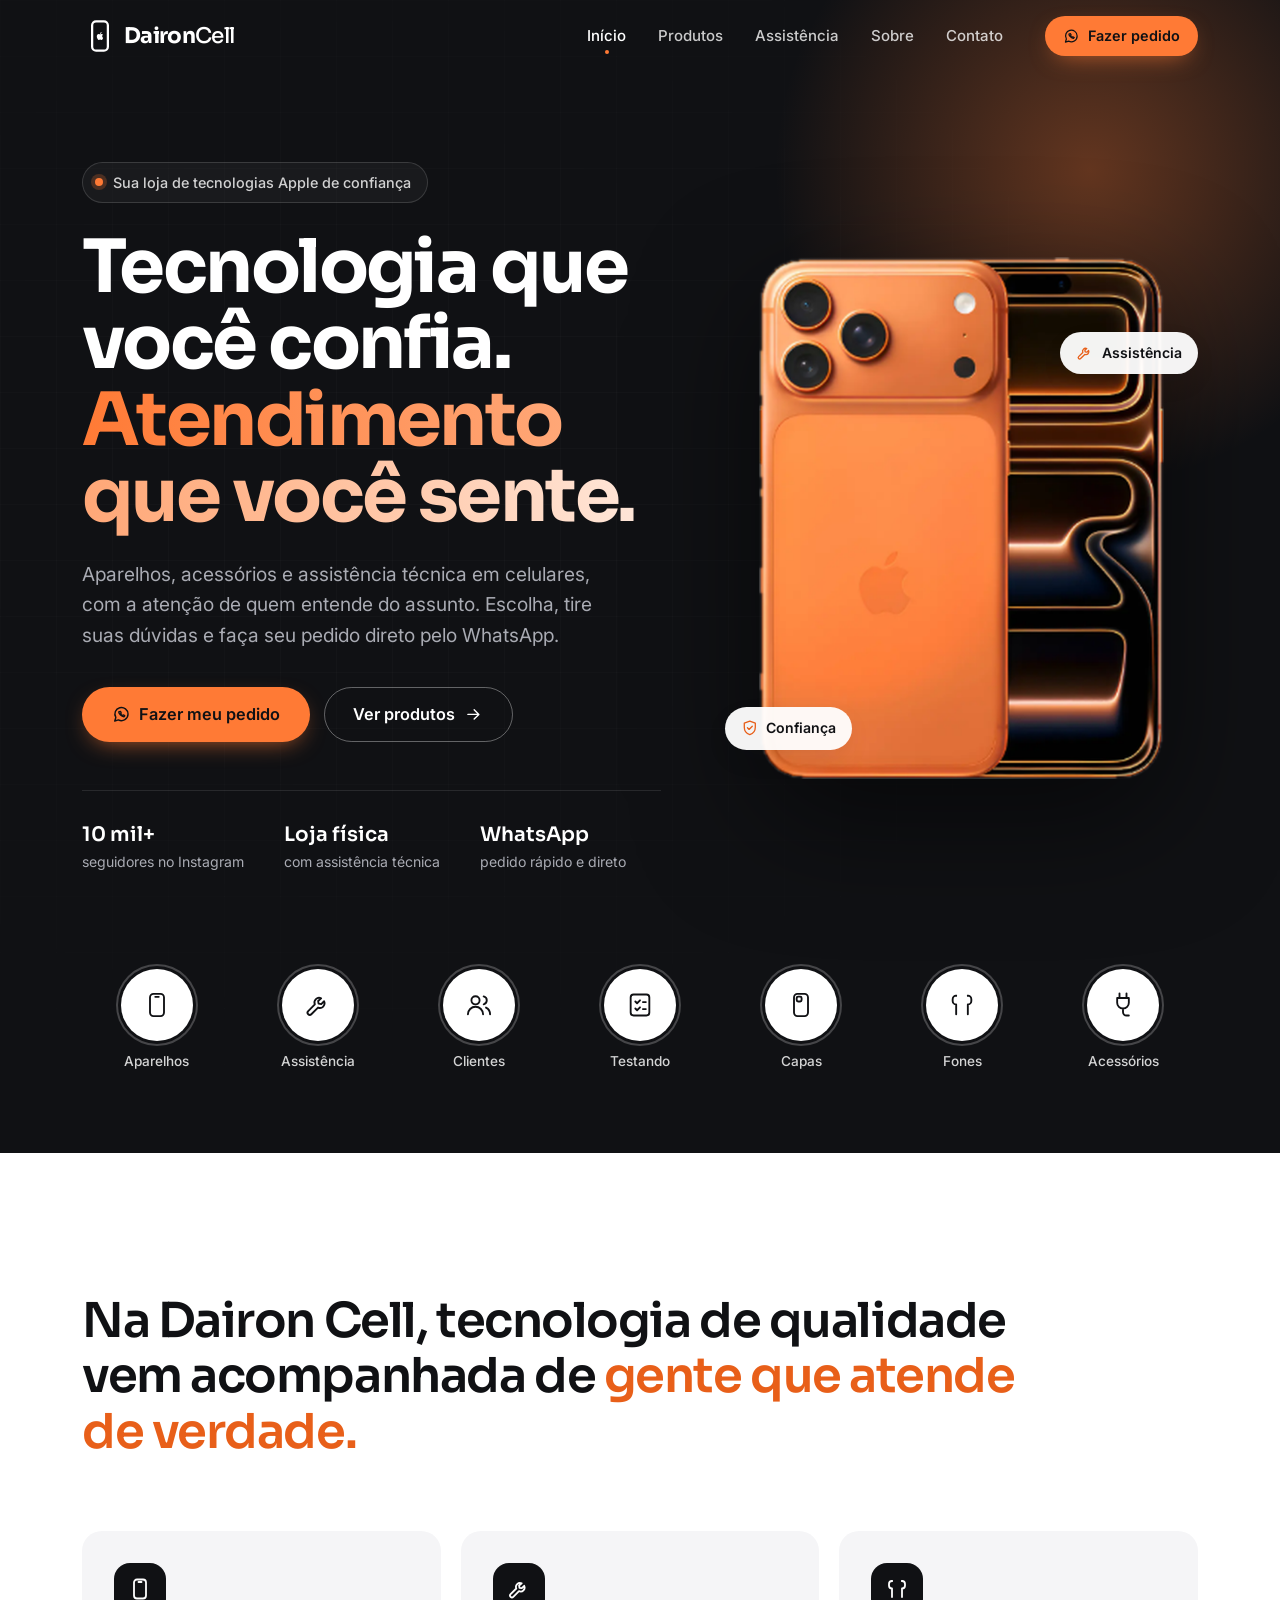
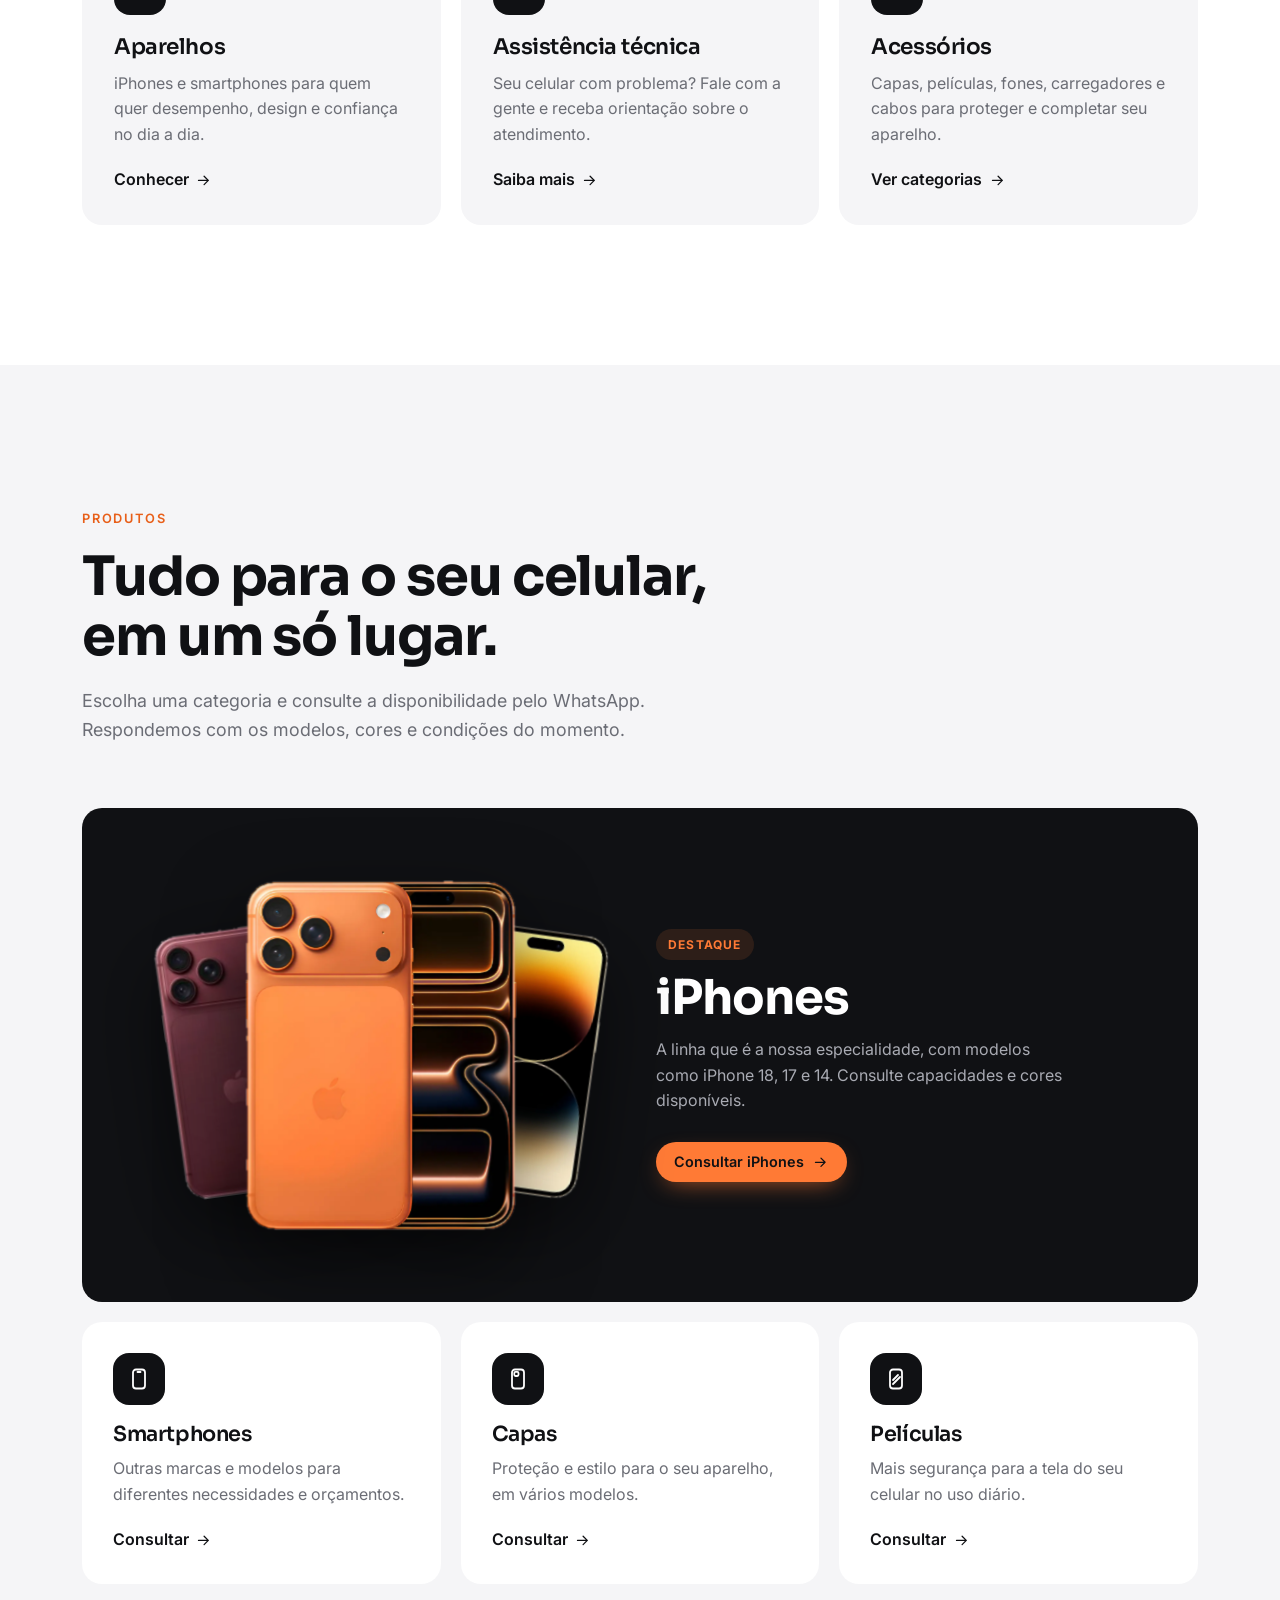
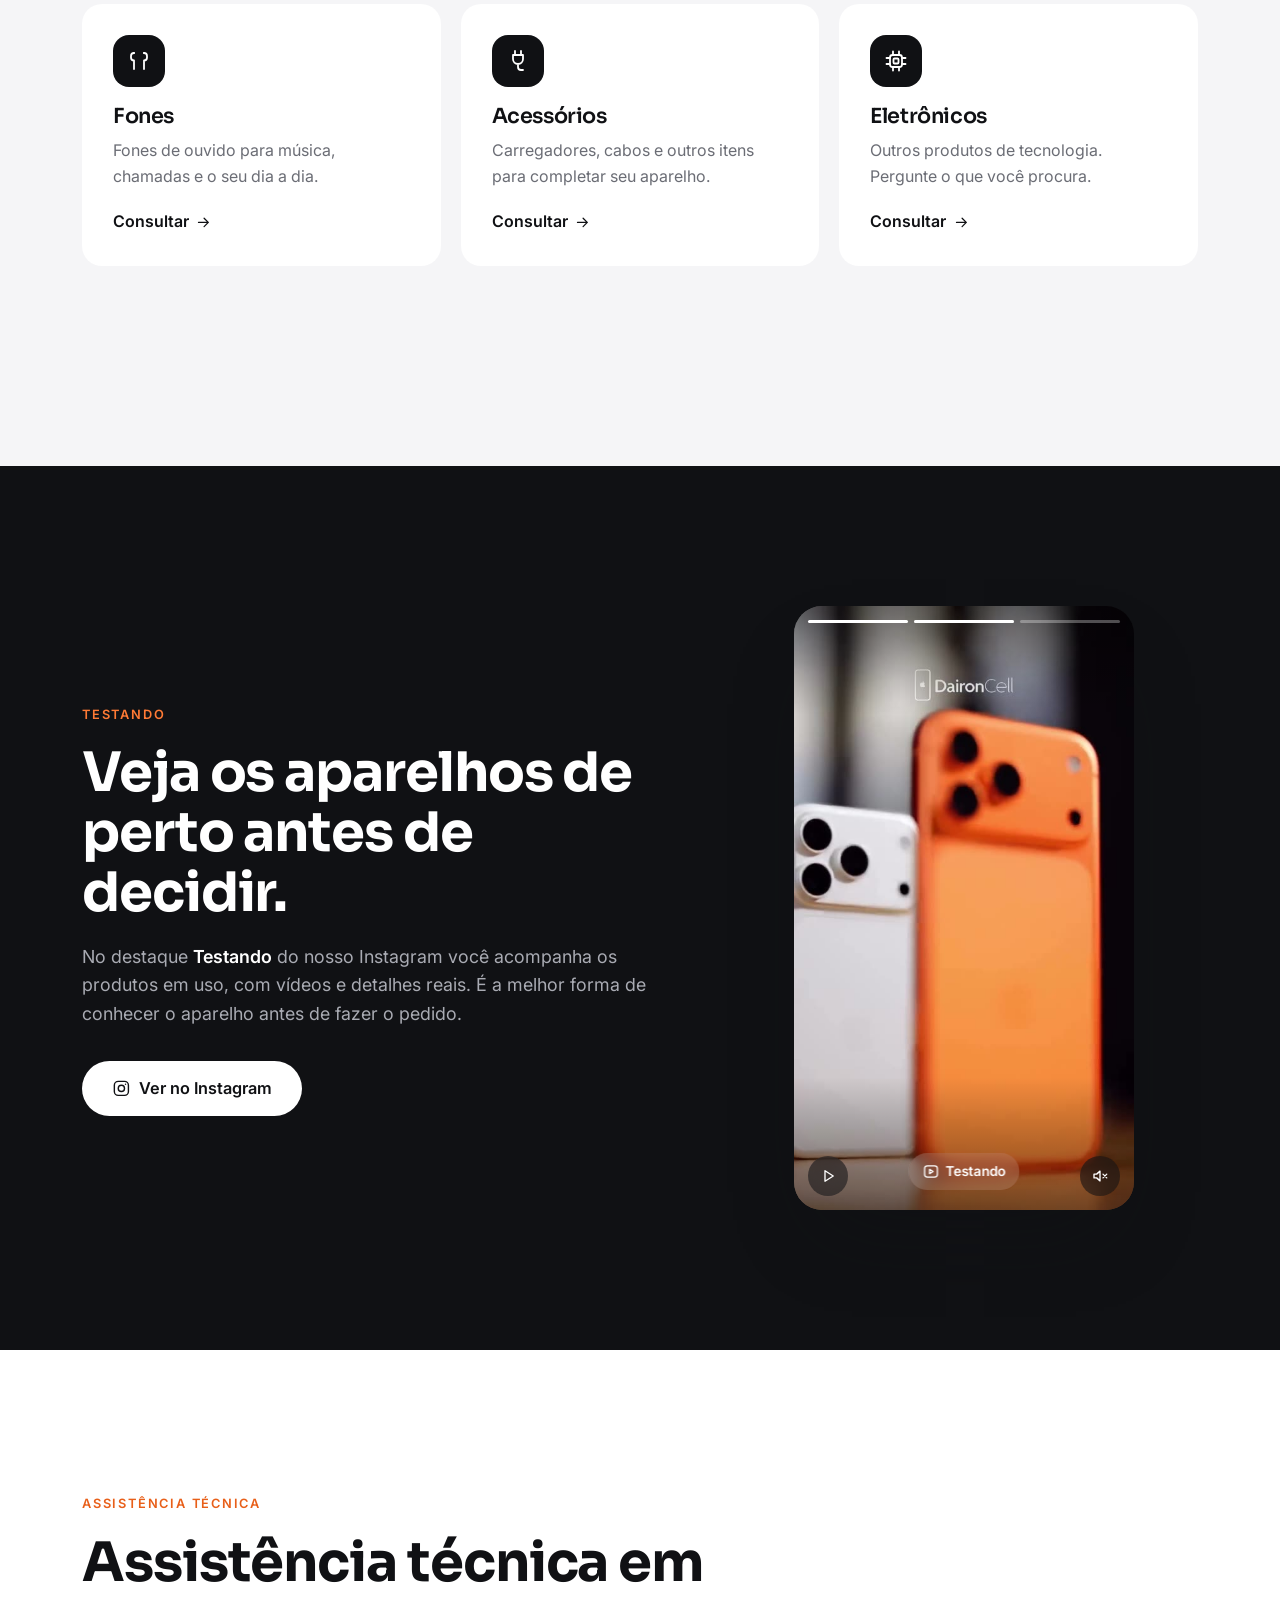
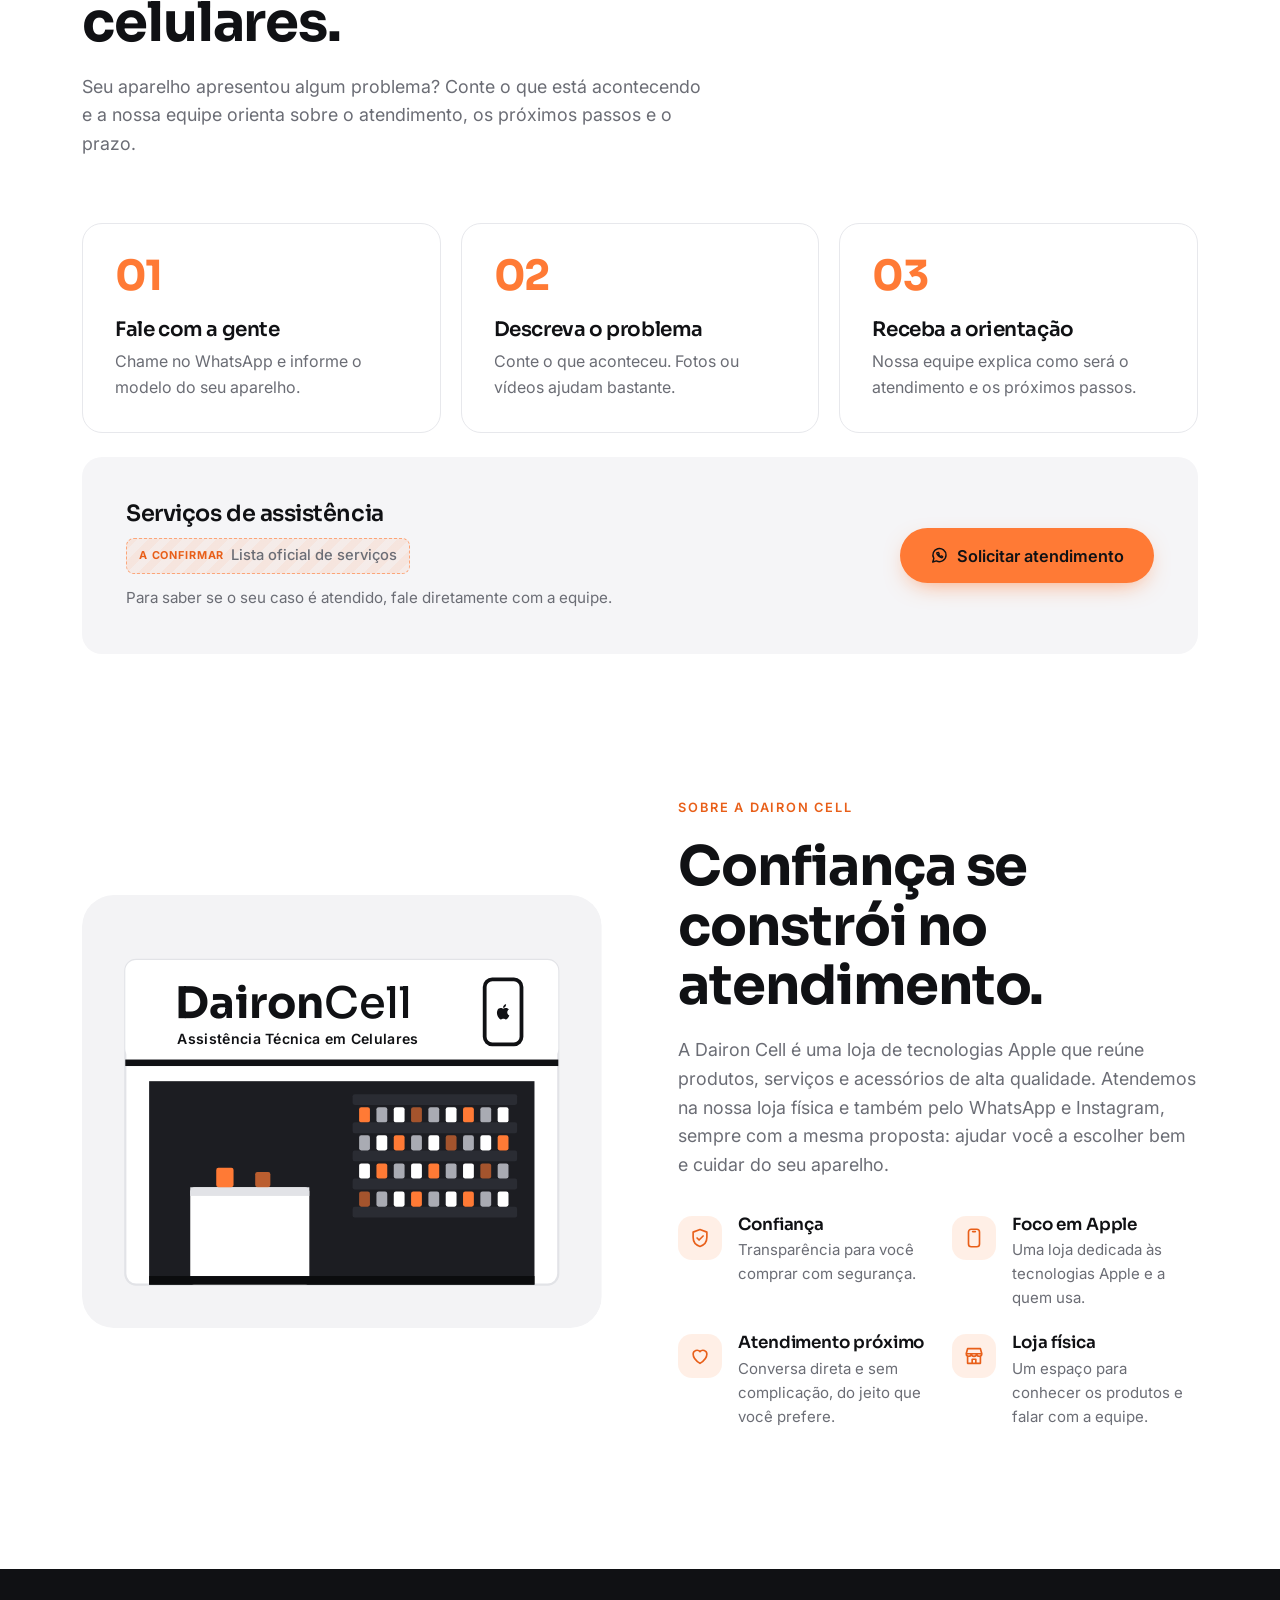
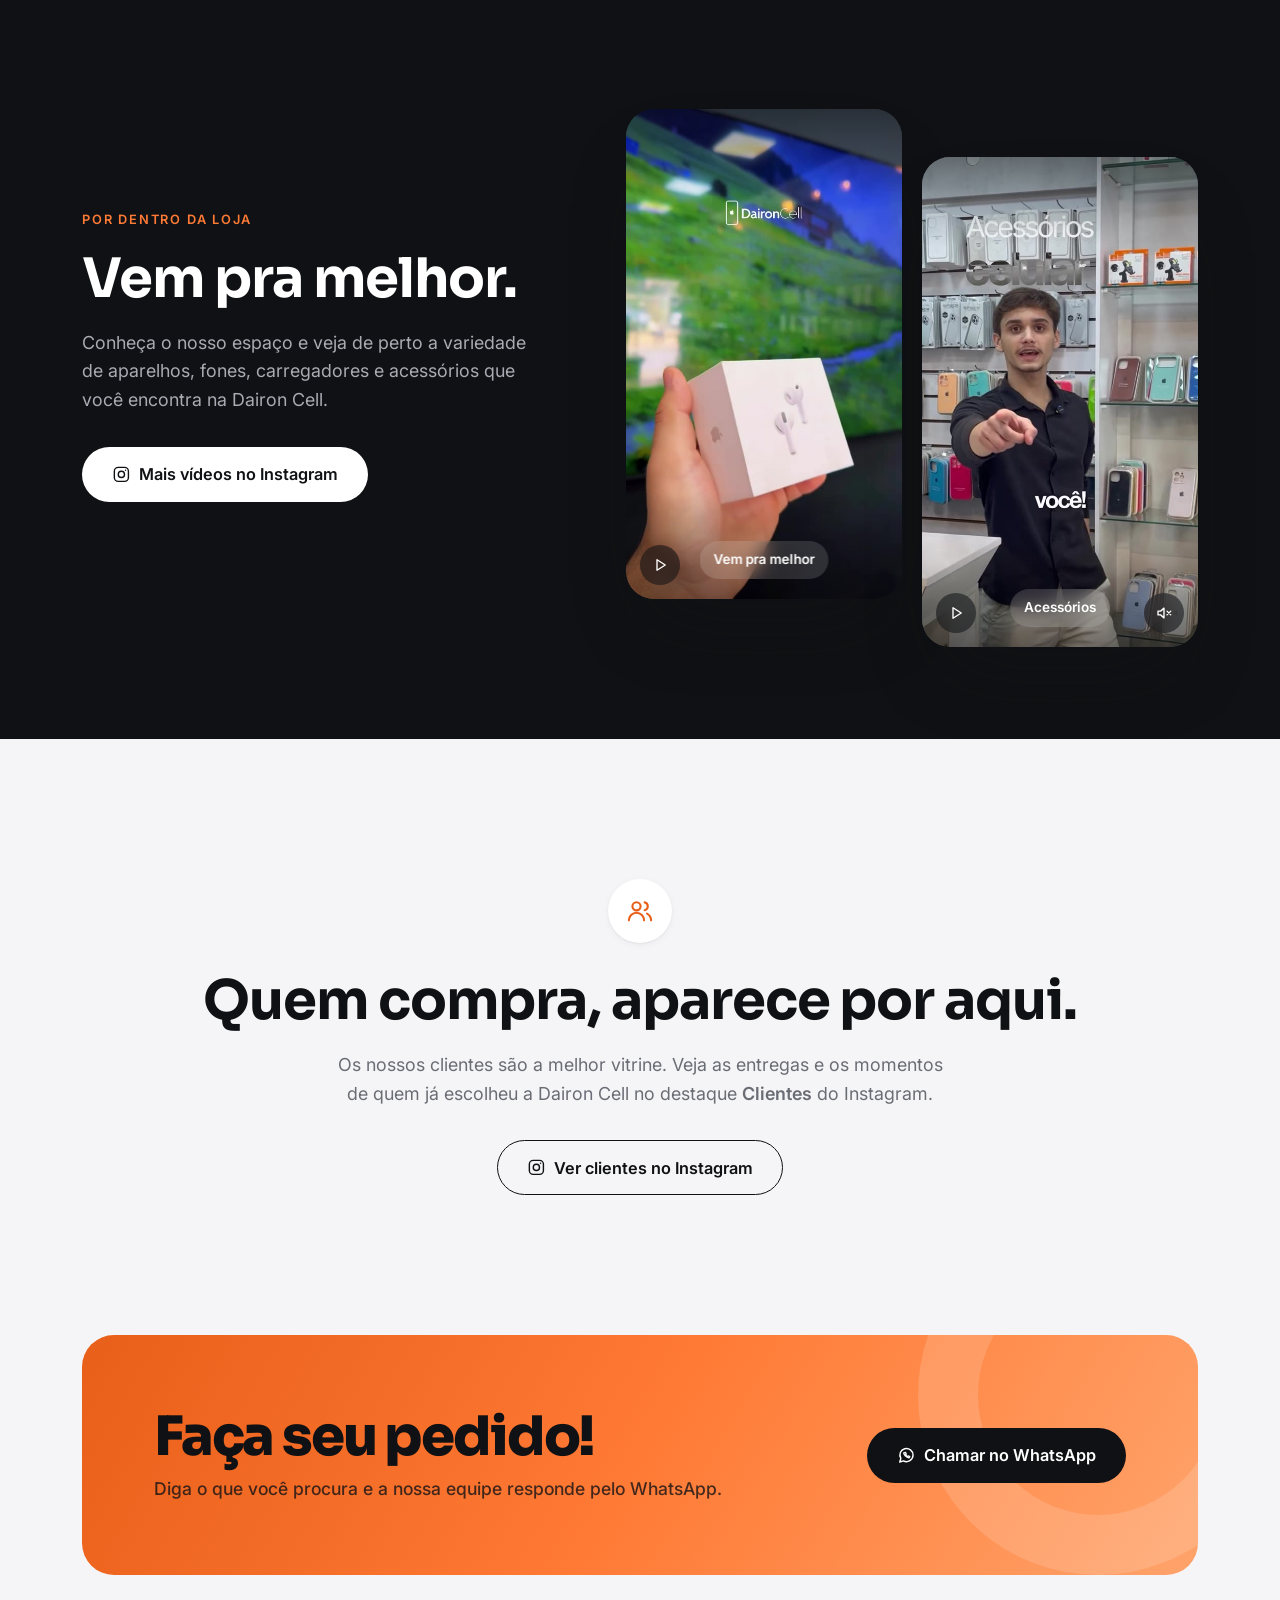
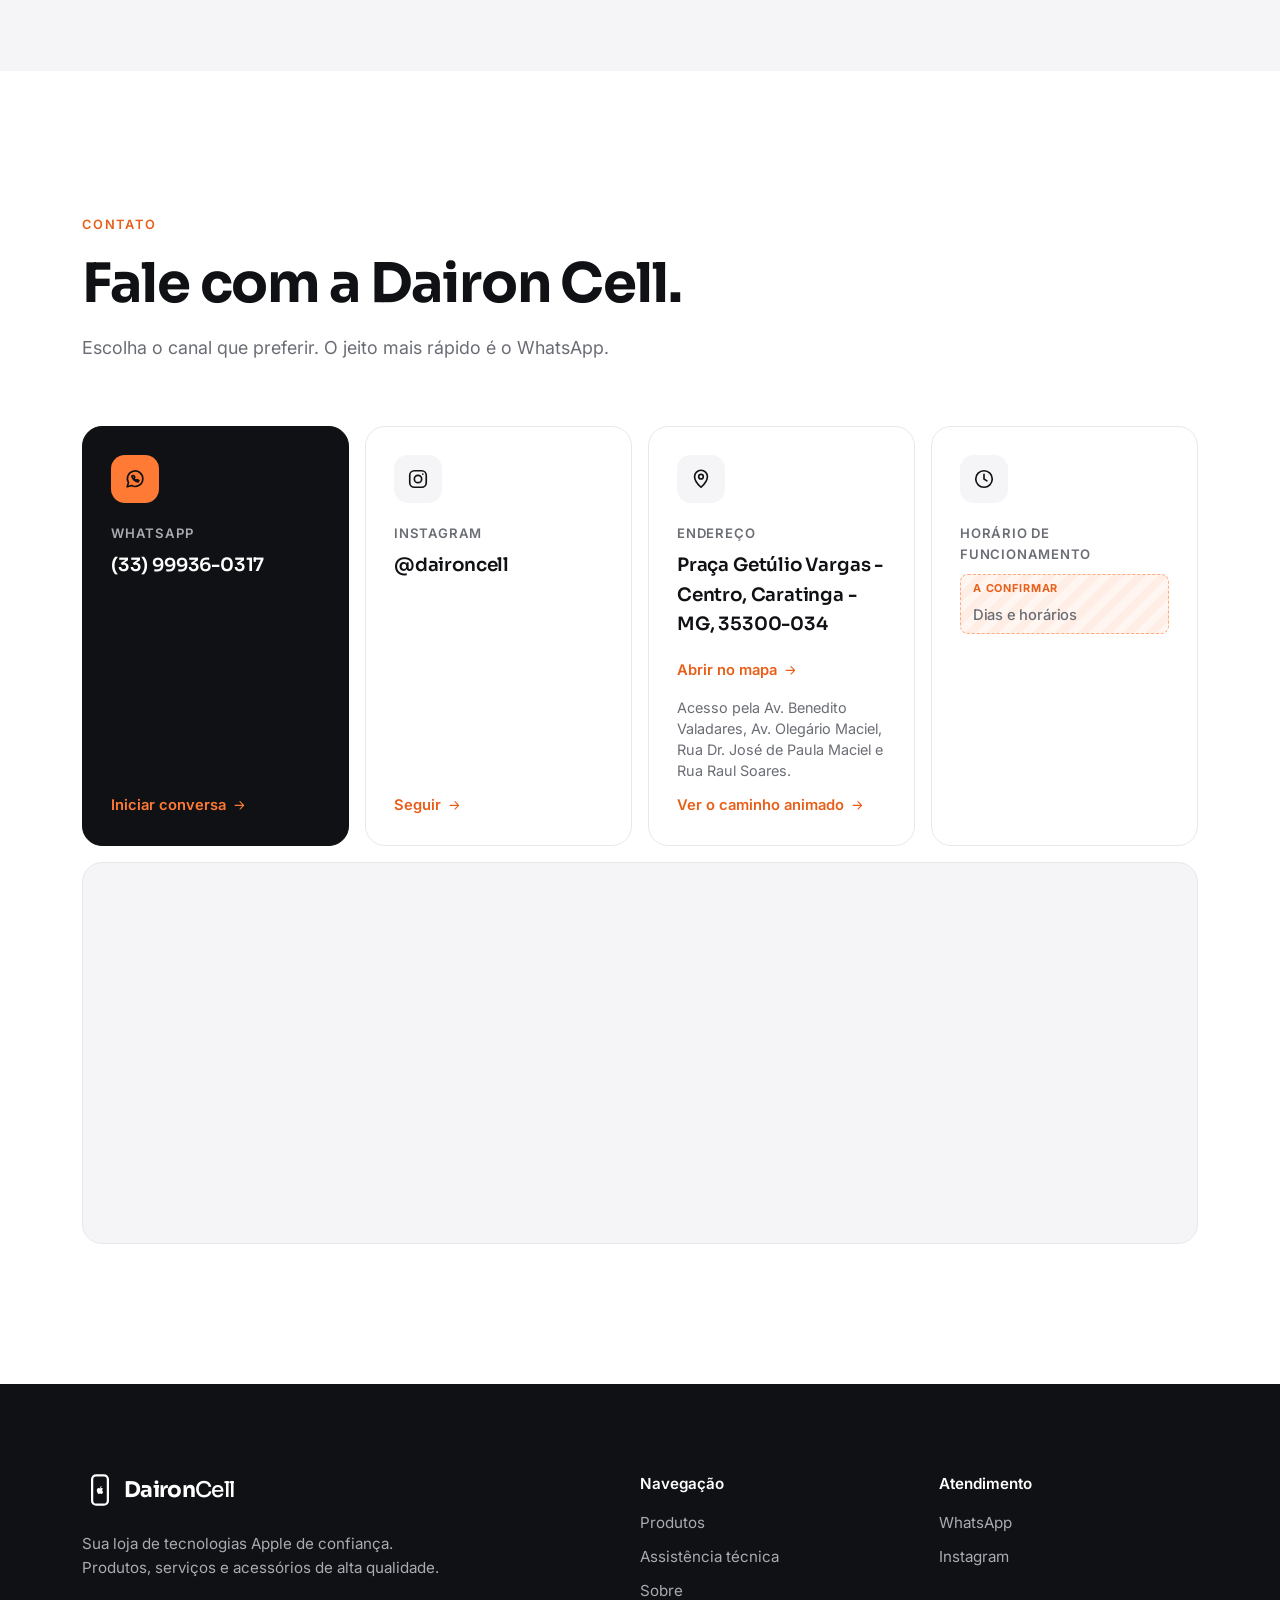
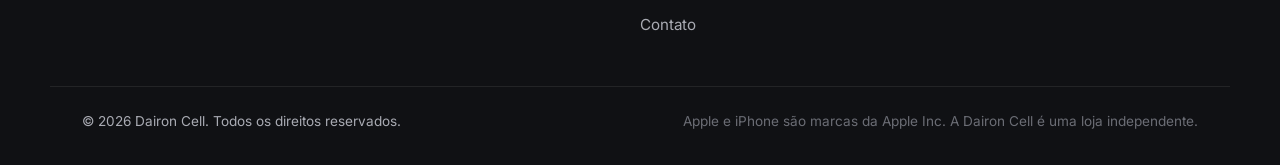
<file: index.html>
<!doctype html>
<html lang="pt-BR" class="no-js">
<head>
  <meta charset="utf-8">
  <meta name="viewport" content="width=device-width, initial-scale=1, viewport-fit=cover">
  <title>Dairon Cell | Loja de tecnologias Apple em Caratinga - MG</title>
  <meta name="description" content="Dairon Cell, em Caratinga - MG: sua loja de tecnologias Apple de confiança. iPhones, smartphones, capas, películas, fones, acessórios e assistência técnica em celulares. Faça seu pedido pelo WhatsApp.">
  <meta name="theme-color" content="#101114">
  <meta name="robots" content="index, follow">

  <!-- Open Graph / redes sociais -->
  <meta property="og:type" content="website">
  <meta property="og:locale" content="pt_BR">
  <meta property="og:site_name" content="Dairon Cell">
  <meta property="og:title" content="Dairon Cell | Sua loja de tecnologias Apple de confiança">
  <meta property="og:description" content="iPhones, smartphones, acessórios e assistência técnica em celulares. Faça seu pedido pelo WhatsApp.">
  <meta property="og:image" content="https://joaovitormarciano8-oss.github.io/Dairon-Cell/assets/img/og-image.png">
  <meta property="og:url" content="https://joaovitormarciano8-oss.github.io/Dairon-Cell/">
  <link rel="canonical" href="https://joaovitormarciano8-oss.github.io/Dairon-Cell/">
  <meta property="og:image:width" content="1200">
  <meta property="og:image:height" content="630">
  <meta name="twitter:card" content="summary_large_image">

  <link rel="icon" href="favicon.svg" type="image/svg+xml">
  <link rel="apple-touch-icon" href="assets/img/apple-touch-icon.png">
  <link rel="manifest" href="site.webmanifest">

  <link rel="preconnect" href="https://fonts.googleapis.com">
  <link rel="preconnect" href="https://fonts.gstatic.com" crossorigin>
  <link href="https://fonts.googleapis.com/css2?family=Inter:wght@400;500;600&family=Sora:wght@500;600;700;800&display=swap" rel="stylesheet">

  <link rel="stylesheet" href="css/styles.css">

  <script type="application/ld+json">
  {
    "@context": "https://schema.org",
    "@type": "Store",
    "name": "Dairon Cell",
    "description": "Loja de tecnologias Apple, produtos, serviços e acessórios de alta qualidade. Assistência técnica em celulares.",
    "telephone": "+55-33-99936-0317",
    "address": {
      "@type": "PostalAddress",
      "streetAddress": "Praça Getúlio Vargas",
      "addressLocality": "Caratinga",
      "addressRegion": "MG",
      "postalCode": "35300-034",
      "addressCountry": "BR"
    },
    "sameAs": ["https://www.instagram.com/daironcell/"]
  }
  </script>
</head>
<body>
  <!-- Biblioteca de ícones (SVG próprios) -->
  <svg width="0" height="0" style="position:absolute" aria-hidden="true" focusable="false">
    <defs>
      <symbol id="i-phone" viewBox="0 0 24 24"><rect x="6" y="2.5" width="12" height="19" rx="3"/><path d="M10.5 5h3"/></symbol>
      <symbol id="i-tool" viewBox="0 0 24 24"><path d="M14.7 6.3a4 4 0 0 0-5.4 5.2L3.6 17.2a1.9 1.9 0 0 0 2.7 2.7l5.7-5.7a4 4 0 0 0 5.2-5.4l-2.4 2.4-2.3-.4-.4-2.3z"/></symbol>
      <symbol id="i-users" viewBox="0 0 24 24"><circle cx="9" cy="8" r="3.5"/><path d="M2.5 20a6.5 6.5 0 0 1 13 0"/><path d="M16 4.6a3.5 3.5 0 0 1 0 6.8M18 14.2a6.5 6.5 0 0 1 3.5 5.8"/></symbol>
      <symbol id="i-check" viewBox="0 0 24 24"><rect x="4" y="3" width="16" height="18" rx="2.5"/><path d="m8 9 1.5 1.5L12 8M8 15l1.5 1.5L12 14M14.5 9.5H17M14.5 15.5H17"/></symbol>
      <symbol id="i-case" viewBox="0 0 24 24"><rect x="6" y="2.5" width="12" height="19" rx="3"/><rect x="8.3" y="4.8" width="4.2" height="4.2" rx="1.2"/></symbol>
      <symbol id="i-film" viewBox="0 0 24 24"><rect x="6" y="2.5" width="12" height="19" rx="3"/><path d="m9 13 5-5M9 17l7-7"/></symbol>
      <symbol id="i-buds" viewBox="0 0 24 24"><path d="M7 4a3 3 0 0 0-3 3v1.5a3 3 0 0 0 3 3V20M17 4a3 3 0 0 1 3 3v1.5a3 3 0 0 1-3 3V20"/><path d="M7 4h0M17 4h0"/></symbol>
      <symbol id="i-plug" viewBox="0 0 24 24"><path d="M9 2v4M15 2v4M7 6h10v4a5 5 0 0 1-10 0zM12 15v3a3 3 0 0 0 3 3h2"/></symbol>
      <symbol id="i-chip" viewBox="0 0 24 24"><rect x="6" y="6" width="12" height="12" rx="2.5"/><rect x="9.5" y="9.5" width="5" height="5" rx="1"/><path d="M9 2.5V6M15 2.5V6M9 18v3.5M15 18v3.5M2.5 9H6M2.5 15H6M18 9h3.5M18 15h3.5"/></symbol>
      <symbol id="i-shield" viewBox="0 0 24 24"><path d="M12 2.8 4.5 5.6v5.6c0 4.6 3.1 8.6 7.5 10 4.4-1.4 7.5-5.4 7.5-10V5.6z"/><path d="m8.8 12 2.2 2.2 4.4-4.4"/></symbol>
      <symbol id="i-heart" viewBox="0 0 24 24"><path d="M12 20s-7.5-4.6-7.5-10.2A4.3 4.3 0 0 1 12 7.2a4.3 4.3 0 0 1 7.5 2.6C19.5 15.4 12 20 12 20z"/></symbol>
      <symbol id="i-store" viewBox="0 0 24 24"><path d="M3.5 9.5 5 4h14l1.5 5.5M3.5 9.5h17M3.5 9.5a2.8 2.8 0 0 0 5.6 0 2.8 2.8 0 0 0 5.8 0 2.8 2.8 0 0 0 5.6 0M5 12.5V20h14v-7.5M10 20v-4.5h4V20"/></symbol>
      <symbol id="i-chat" viewBox="0 0 24 24"><path d="M20.5 11.6a8.4 8.4 0 0 1-12.3 7.5L3.5 20.5l1.4-4.6A8.4 8.4 0 1 1 20.5 11.6z"/><path d="M8.6 8.8c.3 2.8 3.6 6.1 6.6 6.4l1.1-1.5-2-1-1 .8a5 5 0 0 1-2.3-2.3l.8-1-1-2z"/></symbol>
      <symbol id="i-insta" viewBox="0 0 24 24"><rect x="3" y="3" width="18" height="18" rx="5"/><circle cx="12" cy="12" r="4"/><path d="M17.3 6.7h0"/></symbol>
      <symbol id="i-pin" viewBox="0 0 24 24"><path d="M12 21s-7-6.2-7-11.5a7 7 0 0 1 14 0C19 14.8 12 21 12 21z"/><circle cx="12" cy="9.5" r="2.5"/></symbol>
      <symbol id="i-clock" viewBox="0 0 24 24"><circle cx="12" cy="12" r="9"/><path d="M12 7v5l3.2 2"/></symbol>
      <symbol id="i-arrow" viewBox="0 0 24 24"><path d="M5 12h14M13 6l6 6-6 6"/></symbol>
      <symbol id="i-menu" viewBox="0 0 24 24"><path d="M4 8h16M4 16h16"/></symbol>
      <symbol id="i-bag" viewBox="0 0 24 24"><path d="M5 8h14l-1 12.5H6z"/><path d="M9 8V6.5a3 3 0 0 1 6 0V8"/></symbol>
      <symbol id="i-play" viewBox="0 0 24 24"><rect x="3" y="4" width="18" height="16" rx="4"/><path d="m10 9 5 3-5 3z"/></symbol>
    </defs>
  </svg>

  <a class="skip-link" href="#conteudo">Pular para o conteúdo</a>

  <!-- ============ CABEÇALHO ============ -->
  <header class="header" id="topo">
    <div class="container header__inner">
      <a class="brand" href="#inicio" aria-label="Dairon Cell, ir para o início">
        <svg class="brand__icon" viewBox="0 0 64 64" aria-hidden="true"><rect x="18" y="6" width="28" height="52" rx="7" fill="none" stroke="currentColor" stroke-width="4"/><path transform="translate(25 25) scale(0.5833)" fill="currentColor" d="M12.152 6.896c-.948 0-2.415-1.078-3.96-1.04-2.04.027-3.91 1.183-4.961 3.014-2.117 3.675-.546 9.103 1.519 12.09 1.013 1.454 2.208 3.09 3.792 3.039 1.52-.065 2.09-.987 3.935-.987 1.831 0 2.35.987 3.96.948 1.637-.026 2.676-1.48 3.676-2.948 1.156-1.688 1.636-3.325 1.662-3.415-.039-.013-3.182-1.221-3.22-4.857-.026-3.04 2.48-4.494 2.597-4.559-1.429-2.09-3.623-2.324-4.39-2.376-2-.156-3.675 1.09-4.61 1.09zM15.53 3.83c.843-1.012 1.4-2.427 1.245-3.83-1.207.052-2.662.805-3.532 1.818-.78.896-1.454 2.338-1.273 3.714 1.338.104 2.715-.688 3.559-1.701"/></svg>
        <span class="brand__name"><b>Dairon</b>Cell</span>
      </a>

      <nav class="nav" id="menu" aria-label="Menu principal">
        <ul class="nav__list">
          <li><a class="nav__link" href="#inicio">Início</a></li>
          <li><a class="nav__link" href="#produtos">Produtos</a></li>
          <li><a class="nav__link" href="#assistencia">Assistência</a></li>
          <li><a class="nav__link" href="#sobre">Sobre</a></li>
          <li><a class="nav__link" href="#contato">Contato</a></li>
        </ul>
        <a class="btn btn--primary btn--sm nav__cta" href="https://wa.me/5533999360317" data-wa="Olá, Dairon Cell! Vim pelo site e gostaria de fazer um pedido." target="_blank" rel="noopener">
          <svg class="ic" aria-hidden="true"><use href="#i-chat"/></svg> Fazer pedido
        </a>
      </nav>

      <button class="menu-toggle" type="button" aria-controls="menu" aria-expanded="false" aria-label="Abrir menu">
        <span></span><span></span>
      </button>
    </div>
  </header>

  <main id="conteudo">
    <!-- ============ HERO ============ -->
    <section class="hero" id="inicio" aria-labelledby="hero-title">
      <div class="hero__glow" aria-hidden="true"></div>
      <div class="container hero__inner">
        <div class="hero__text">
          <p class="eyebrow reveal"><span class="dot"></span> Sua loja de tecnologias Apple de confiança</p>
          <h1 class="hero__title reveal" id="hero-title">Tecnologia que você confia.<br><span class="grad">Atendimento que você sente.</span></h1>
          <p class="hero__lead reveal">Aparelhos, acessórios e assistência técnica em celulares, com a atenção de quem entende do assunto. Escolha, tire suas dúvidas e faça seu pedido direto pelo WhatsApp.</p>
          <div class="hero__actions reveal">
            <a class="btn btn--primary btn--lg" href="https://wa.me/5533999360317" data-wa="Olá, Dairon Cell! Vim pelo site e gostaria de fazer um pedido." target="_blank" rel="noopener">
              <svg class="ic" aria-hidden="true"><use href="#i-chat"/></svg> Fazer meu pedido
            </a>
            <a class="btn btn--ghost btn--lg" href="#produtos">Ver produtos <svg class="ic" aria-hidden="true"><use href="#i-arrow"/></svg></a>
          </div>
          <ul class="hero__facts reveal" aria-label="Destaques">
            <li><strong>10 mil+</strong><span>seguidores no Instagram</span></li>
            <li><strong>Loja física</strong><span>com assistência técnica</span></li>
            <li><strong>WhatsApp</strong><span>pedido rápido e direto</span></li>
          </ul>
        </div>

        <!-- Ilustração 100% CSS (sem imagens externas) -->
        <div class="hero__visual" aria-hidden="true">
          <div class="device device--back">
            <div class="device__cams"><i></i><i></i><i></i><b></b></div>
            <div class="device__mark">
              <svg viewBox="0 0 64 64"><rect x="18" y="6" width="28" height="52" rx="7" fill="none" stroke="currentColor" stroke-width="4"/><path transform="translate(25 25) scale(0.5833)" fill="currentColor" d="M12.152 6.896c-.948 0-2.415-1.078-3.96-1.04-2.04.027-3.91 1.183-4.961 3.014-2.117 3.675-.546 9.103 1.519 12.09 1.013 1.454 2.208 3.09 3.792 3.039 1.52-.065 2.09-.987 3.935-.987 1.831 0 2.35.987 3.96.948 1.637-.026 2.676-1.48 3.676-2.948 1.156-1.688 1.636-3.325 1.662-3.415-.039-.013-3.182-1.221-3.22-4.857-.026-3.04 2.48-4.494 2.597-4.559-1.429-2.09-3.623-2.324-4.39-2.376-2-.156-3.675 1.09-4.61 1.09zM15.53 3.83c.843-1.012 1.4-2.427 1.245-3.83-1.207.052-2.662.805-3.532 1.818-.78.896-1.454 2.338-1.273 3.714 1.338.104 2.715-.688 3.559-1.701"/></svg>
            </div>
          </div>
          <div class="device device--front">
            <div class="device__island"></div>
            <div class="screen">
              <p class="screen__time">Dairon<b>Cell</b></p>
              <div class="notif">
                <span class="notif__icon"><svg class="ic" ><use href="#i-chat"/></svg></span>
                <span class="notif__text"><b>Dairon Cell</b>Seu pedido foi recebido! Já vamos te atender.</span>
              </div>
              <div class="notif notif--2">
                <span class="notif__icon notif__icon--dark"><svg class="ic"><use href="#i-bag"/></svg></span>
                <span class="notif__text"><b>Faça seu pedido!</b>Aparelhos, capas, fones e acessórios.</span>
              </div>
            </div>
          </div>
          <img class="hero__photo" alt="iPhone laranja, frente e verso" hidden decoding="async">
          <span class="chip chip--a"><svg class="ic"><use href="#i-shield"/></svg> Confiança</span>
          <span class="chip chip--b"><svg class="ic"><use href="#i-tool"/></svg> Assistência</span>
        </div>
      </div>

      <!-- Categorias (inspiradas nos destaques do Instagram) -->
      <div class="container">
        <ul class="highlights reveal" aria-label="Categorias da Dairon Cell">
          <li><a href="#produtos"><span class="hl"><svg class="ic"><use href="#i-phone"/></svg></span>Aparelhos</a></li>
          <li><a href="#assistencia"><span class="hl"><svg class="ic"><use href="#i-tool"/></svg></span>Assistência</a></li>
          <li><a href="#clientes"><span class="hl"><svg class="ic"><use href="#i-users"/></svg></span>Clientes</a></li>
          <li><a href="#testando"><span class="hl"><svg class="ic"><use href="#i-check"/></svg></span>Testando</a></li>
          <li><a href="#produtos"><span class="hl"><svg class="ic"><use href="#i-case"/></svg></span>Capas</a></li>
          <li><a href="#produtos"><span class="hl"><svg class="ic"><use href="#i-buds"/></svg></span>Fones</a></li>
          <li><a href="#produtos"><span class="hl"><svg class="ic"><use href="#i-plug"/></svg></span>Acessórios</a></li>
        </ul>
      </div>
    </section>

    <!-- ============ APRESENTAÇÃO ============ -->
    <section class="section intro" aria-labelledby="intro-title">
      <div class="container intro__inner">
        <h2 class="intro__title reveal" id="intro-title">Na Dairon Cell, tecnologia de qualidade vem acompanhada de <span class="accent">gente que atende de verdade.</span></h2>
        <div class="intro__cards">
          <article class="feature reveal">
            <span class="feature__icon"><svg class="ic"><use href="#i-phone"/></svg></span>
            <h3>Aparelhos</h3>
            <p>iPhones e smartphones para quem quer desempenho, design e confiança no dia a dia.</p>
            <a class="link" href="#produtos">Conhecer <svg class="ic"><use href="#i-arrow"/></svg></a>
          </article>
          <article class="feature reveal">
            <span class="feature__icon"><svg class="ic"><use href="#i-tool"/></svg></span>
            <h3>Assistência técnica</h3>
            <p>Seu celular com problema? Fale com a gente e receba orientação sobre o atendimento.</p>
            <a class="link" href="#assistencia">Saiba mais <svg class="ic"><use href="#i-arrow"/></svg></a>
          </article>
          <article class="feature reveal">
            <span class="feature__icon"><svg class="ic"><use href="#i-buds"/></svg></span>
            <h3>Acessórios</h3>
            <p>Capas, películas, fones, carregadores e cabos para proteger e completar seu aparelho.</p>
            <a class="link" href="#produtos">Ver categorias <svg class="ic"><use href="#i-arrow"/></svg></a>
          </article>
        </div>
      </div>
    </section>

    <!-- ============ PRODUTOS ============ -->
    <section class="section products" id="produtos" aria-labelledby="produtos-title">
      <div class="container">
        <header class="section__head reveal">
          <p class="kicker">Produtos</p>
          <h2 class="section__title" id="produtos-title">Tudo para o seu celular,<br>em um só lugar.</h2>
          <p class="section__lead">Escolha uma categoria e consulte a disponibilidade pelo WhatsApp. Respondemos com os modelos, cores e condições do momento.</p>
        </header>

        <div class="grid-products">
          <article class="product product--hero reveal">
            <div class="product__art iphones-photo">
              <img src="assets/img/iphone-18.png" alt="iPhone 18 na cor vinho" width="550" height="674" loading="lazy" decoding="async">
              <img src="assets/img/iphone-17.png" alt="iPhone 17 na cor laranja" width="544" height="702" loading="lazy" decoding="async">
              <img src="assets/img/iphone-14.png" alt="iPhone 14 na cor dourada" width="532" height="654" loading="lazy" decoding="async">
            </div>
            <div class="product__body">
              <span class="tag">Destaque</span>
              <h3>iPhones</h3>
              <p>A linha que é a nossa especialidade, com modelos como iPhone 18, 17 e 14. Consulte capacidades e cores disponíveis.</p>
              <a class="btn btn--primary btn--sm" href="https://wa.me/5533999360317" data-wa="Olá! Vim pelo site e gostaria de saber quais iPhones estão disponíveis." target="_blank" rel="noopener">Consultar iPhones <svg class="ic" aria-hidden="true"><use href="#i-arrow"/></svg></a>
            </div>
          </article>

          <article class="product reveal">
            <span class="product__icon"><svg class="ic"><use href="#i-phone"/></svg></span>
            <h3>Smartphones</h3>
            <p>Outras marcas e modelos para diferentes necessidades e orçamentos.</p>
            <a class="link" href="https://wa.me/5533999360317" data-wa="Olá! Vim pelo site e gostaria de saber quais smartphones estão disponíveis." target="_blank" rel="noopener">Consultar <svg class="ic"><use href="#i-arrow"/></svg></a>
          </article>

          <article class="product reveal">
            <span class="product__icon"><svg class="ic"><use href="#i-case"/></svg></span>
            <h3>Capas</h3>
            <p>Proteção e estilo para o seu aparelho, em vários modelos.</p>
            <a class="link" href="https://wa.me/5533999360317" data-wa="Olá! Vim pelo site e gostaria de ver as capas disponíveis para o meu celular." target="_blank" rel="noopener">Consultar <svg class="ic"><use href="#i-arrow"/></svg></a>
          </article>

          <article class="product reveal">
            <span class="product__icon"><svg class="ic"><use href="#i-film"/></svg></span>
            <h3>Películas</h3>
            <p>Mais segurança para a tela do seu celular no uso diário.</p>
            <a class="link" href="https://wa.me/5533999360317" data-wa="Olá! Vim pelo site e gostaria de saber sobre películas para o meu celular." target="_blank" rel="noopener">Consultar <svg class="ic"><use href="#i-arrow"/></svg></a>
          </article>

          <article class="product reveal">
            <span class="product__icon"><svg class="ic"><use href="#i-buds"/></svg></span>
            <h3>Fones</h3>
            <p>Fones de ouvido para música, chamadas e o seu dia a dia.</p>
            <a class="link" href="https://wa.me/5533999360317" data-wa="Olá! Vim pelo site e gostaria de saber quais fones estão disponíveis." target="_blank" rel="noopener">Consultar <svg class="ic"><use href="#i-arrow"/></svg></a>
          </article>

          <article class="product reveal">
            <span class="product__icon"><svg class="ic"><use href="#i-plug"/></svg></span>
            <h3>Acessórios</h3>
            <p>Carregadores, cabos e outros itens para completar seu aparelho.</p>
            <a class="link" href="https://wa.me/5533999360317" data-wa="Olá! Vim pelo site e gostaria de saber sobre acessórios (carregadores, cabos e outros)." target="_blank" rel="noopener">Consultar <svg class="ic"><use href="#i-arrow"/></svg></a>
          </article>

          <article class="product reveal">
            <span class="product__icon"><svg class="ic"><use href="#i-chip"/></svg></span>
            <h3>Eletrônicos</h3>
            <p>Outros produtos de tecnologia. Pergunte o que você procura.</p>
            <a class="link" href="https://wa.me/5533999360317" data-wa="Olá! Vim pelo site e gostaria de saber quais eletrônicos vocês têm disponíveis." target="_blank" rel="noopener">Consultar <svg class="ic"><use href="#i-arrow"/></svg></a>
          </article>
        </div>

        <p class="note reveal">Os produtos e a disponibilidade mudam com frequência. Para ver as novidades do dia, acompanhe o
          <a href="https://www.instagram.com/daironcell/" data-ig target="_blank" rel="noopener">@daironcell</a> no Instagram.</p>
      </div>
    </section>

    <!-- ============ TESTANDO ============ -->
    <section class="section testing" id="testando" aria-labelledby="testando-title">
      <div class="container testing__inner">
        <div class="testing__text reveal">
          <p class="kicker kicker--light">Testando</p>
          <h2 class="section__title" id="testando-title">Veja os aparelhos de perto antes de decidir.</h2>
          <p class="section__lead">No destaque <strong>Testando</strong> do nosso Instagram você acompanha os produtos em uso, com vídeos e detalhes reais. É a melhor forma de conhecer o aparelho antes de fazer o pedido.</p>
          <a class="btn btn--light btn--lg" href="https://www.instagram.com/daironcell/" data-ig target="_blank" rel="noopener">
            <svg class="ic" aria-hidden="true"><use href="#i-insta"/></svg> Ver no Instagram
          </a>
        </div>
        <div class="testing__visual reveal">
          <figure class="story">
            <video class="story__video" muted loop playsinline preload="metadata"
                   poster="assets/video/dairon-cell-reel-poster.jpg"
                   aria-label="Vídeo da Dairon Cell: fachada da loja e iPhones laranja e branco sendo mostrados">
              <source src="assets/video/dairon-cell-reel.mp4" type="video/mp4">
            </video>
            <div class="story__bar" aria-hidden="true"><i></i><i></i><i></i></div>
            <button class="story__btn story__play" type="button" aria-label="Pausar vídeo" data-state="playing">
              <svg class="ic ic--pause" viewBox="0 0 24 24" aria-hidden="true"><path d="M9 6v12M15 6v12"/></svg>
              <svg class="ic ic--play" viewBox="0 0 24 24" aria-hidden="true"><path d="m8 5 11 7-11 7z"/></svg>
            </button>
            <button class="story__btn story__sound" type="button" aria-label="Ativar som" aria-pressed="false">
              <svg class="ic ic--muted" viewBox="0 0 24 24" aria-hidden="true"><path d="M4 9.5h3.5L12 5.5v13l-4.5-4H4zM16 9.5l5 5M21 9.5l-5 5"/></svg>
              <svg class="ic ic--on" viewBox="0 0 24 24" aria-hidden="true"><path d="M4 9.5h3.5L12 5.5v13l-4.5-4H4zM16 9a4.5 4.5 0 0 1 0 6M18.5 6.5a8 8 0 0 1 0 11"/></svg>
            </button>
            <figcaption class="story__label"><svg class="ic" aria-hidden="true"><use href="#i-play"/></svg> Testando</figcaption>
          </figure>
        </div>
      </div>
      </div>
    </section>

    <!-- ============ ASSISTÊNCIA ============ -->
    <section class="section service" id="assistencia" aria-labelledby="assistencia-title">
      <div class="container">
        <header class="section__head reveal">
          <p class="kicker">Assistência técnica</p>
          <h2 class="section__title" id="assistencia-title">Assistência técnica em celulares.</h2>
          <p class="section__lead">Seu aparelho apresentou algum problema? Conte o que está acontecendo e a nossa equipe orienta sobre o atendimento, os próximos passos e o prazo.</p>
        </header>

        <ol class="steps">
          <li class="step reveal">
            <span class="step__num">01</span>
            <h3>Fale com a gente</h3>
            <p>Chame no WhatsApp e informe o modelo do seu aparelho.</p>
          </li>
          <li class="step reveal">
            <span class="step__num">02</span>
            <h3>Descreva o problema</h3>
            <p>Conte o que aconteceu. Fotos ou vídeos ajudam bastante.</p>
          </li>
          <li class="step reveal">
            <span class="step__num">03</span>
            <h3>Receba a orientação</h3>
            <p>Nossa equipe explica como será o atendimento e os próximos passos.</p>
          </li>
        </ol>

        <div class="service__box reveal">
          <div>
            <h3>Serviços de assistência</h3>
            <!-- PLACEHOLDER: substituir pela lista oficial de serviços quando confirmada pela empresa -->
            <p class="placeholder" data-placeholder>Lista oficial de serviços</p>
            <p class="muted">Para saber se o seu caso é atendido, fale diretamente com a equipe.</p>
          </div>
          <a class="btn btn--primary btn--lg" href="https://wa.me/5533999360317" data-wa="Olá, Dairon Cell! Vim pelo site e gostaria de solicitar atendimento na assistência técnica. Meu aparelho é: " target="_blank" rel="noopener">
            <svg class="ic" aria-hidden="true"><use href="#i-chat"/></svg> Solicitar atendimento
          </a>
        </div>
      </div>
    </section>

    <!-- ============ SOBRE ============ -->
    <section class="section about" id="sobre" aria-labelledby="sobre-title">
      <div class="container about__inner">
        <div class="about__visual reveal" aria-hidden="true">
          <!-- Ilustração da fachada (vetor próprio, inspirado na loja) -->
          <svg viewBox="0 0 480 400" class="storefront">
            <rect x="0" y="0" width="480" height="400" rx="28" fill="#F3F3F5"/>
            <rect x="40" y="60" width="400" height="300" rx="10" fill="#FFFFFF" stroke="#E2E3E7" stroke-width="2"/>
            <rect x="40" y="60" width="400" height="92" rx="10" fill="#FFFFFF"/>
            <text x="86" y="114" font-family="Sora, sans-serif" font-size="40" font-weight="700" fill="#101114">Dairon<tspan font-weight="500">Cell</tspan></text>
            <text x="88" y="138" font-family="Inter, sans-serif" font-size="13" font-weight="600" fill="#101114" letter-spacing=".3">Assistência Técnica em Celulares</text>
            <rect x="372" y="78" width="34" height="60" rx="7" fill="none" stroke="#101114" stroke-width="3.5"/>
            <path transform="translate(382.00 101.00) scale(0.5833)" fill="#101114" d="M12.152 6.896c-.948 0-2.415-1.078-3.96-1.04-2.04.027-3.91 1.183-4.961 3.014-2.117 3.675-.546 9.103 1.519 12.09 1.013 1.454 2.208 3.09 3.792 3.039 1.52-.065 2.09-.987 3.935-.987 1.831 0 2.35.987 3.96.948 1.637-.026 2.676-1.48 3.676-2.948 1.156-1.688 1.636-3.325 1.662-3.415-.039-.013-3.182-1.221-3.22-4.857-.026-3.04 2.48-4.494 2.597-4.559-1.429-2.09-3.623-2.324-4.39-2.376-2-.156-3.675 1.09-4.61 1.09zM15.53 3.83c.843-1.012 1.4-2.427 1.245-3.83-1.207.052-2.662.805-3.532 1.818-.78.896-1.454 2.338-1.273 3.714 1.338.104 2.715-.688 3.559-1.701"/>
            <rect x="40" y="152" width="400" height="6" fill="#101114"/>
            <rect x="62" y="172" width="356" height="188" fill="#1C1D22"/>
            <g fill="#2A2C33">
              <rect x="250" y="184" width="152" height="10" rx="2"/><rect x="250" y="210" width="152" height="10" rx="2"/>
              <rect x="250" y="236" width="152" height="10" rx="2"/><rect x="250" y="262" width="152" height="10" rx="2"/>
              <rect x="250" y="288" width="152" height="10" rx="2"/>
            </g>
            <g>
              <rect x="256" y="196" width="10" height="14" rx="2" fill="#FF7A35"/><rect x="272" y="196" width="10" height="14" rx="2" fill="#A9ABB3"/><rect x="288" y="196" width="10" height="14" rx="2" fill="#FFFFFF"/><rect x="304" y="196" width="10" height="14" rx="2" fill="#FF7A35" opacity=".6"/><rect x="320" y="196" width="10" height="14" rx="2" fill="#A9ABB3"/><rect x="336" y="196" width="10" height="14" rx="2" fill="#FFFFFF"/><rect x="352" y="196" width="10" height="14" rx="2" fill="#FF7A35"/><rect x="368" y="196" width="10" height="14" rx="2" fill="#A9ABB3"/><rect x="384" y="196" width="10" height="14" rx="2" fill="#FFFFFF"/>
              <rect x="256" y="222" width="10" height="14" rx="2" fill="#A9ABB3"/><rect x="272" y="222" width="10" height="14" rx="2" fill="#FFFFFF"/><rect x="288" y="222" width="10" height="14" rx="2" fill="#FF7A35"/><rect x="304" y="222" width="10" height="14" rx="2" fill="#A9ABB3"/><rect x="320" y="222" width="10" height="14" rx="2" fill="#FFFFFF"/><rect x="336" y="222" width="10" height="14" rx="2" fill="#FF7A35" opacity=".6"/><rect x="352" y="222" width="10" height="14" rx="2" fill="#A9ABB3"/><rect x="368" y="222" width="10" height="14" rx="2" fill="#FFFFFF"/><rect x="384" y="222" width="10" height="14" rx="2" fill="#FF7A35"/>
              <rect x="256" y="248" width="10" height="14" rx="2" fill="#FFFFFF"/><rect x="272" y="248" width="10" height="14" rx="2" fill="#FF7A35"/><rect x="288" y="248" width="10" height="14" rx="2" fill="#A9ABB3"/><rect x="304" y="248" width="10" height="14" rx="2" fill="#FFFFFF"/><rect x="320" y="248" width="10" height="14" rx="2" fill="#FF7A35"/><rect x="336" y="248" width="10" height="14" rx="2" fill="#A9ABB3"/><rect x="352" y="248" width="10" height="14" rx="2" fill="#FFFFFF"/><rect x="368" y="248" width="10" height="14" rx="2" fill="#FF7A35" opacity=".6"/><rect x="384" y="248" width="10" height="14" rx="2" fill="#A9ABB3"/>
              <rect x="256" y="274" width="10" height="14" rx="2" fill="#FF7A35" opacity=".6"/><rect x="272" y="274" width="10" height="14" rx="2" fill="#A9ABB3"/><rect x="288" y="274" width="10" height="14" rx="2" fill="#FFFFFF"/><rect x="304" y="274" width="10" height="14" rx="2" fill="#FF7A35"/><rect x="320" y="274" width="10" height="14" rx="2" fill="#A9ABB3"/><rect x="336" y="274" width="10" height="14" rx="2" fill="#FFFFFF"/><rect x="352" y="274" width="10" height="14" rx="2" fill="#FF7A35"/><rect x="368" y="274" width="10" height="14" rx="2" fill="#A9ABB3"/><rect x="384" y="274" width="10" height="14" rx="2" fill="#FFFFFF"/>
            </g>
            <rect x="100" y="270" width="110" height="90" rx="4" fill="#FFFFFF"/>
            <rect x="100" y="270" width="110" height="8" fill="#E2E3E7"/>
            <rect x="124" y="252" width="16" height="18" rx="2" fill="#FF7A35"/>
            <rect x="160" y="256" width="14" height="14" rx="2" fill="#FF7A35" opacity=".7"/>
            <rect x="62" y="352" width="356" height="8" fill="#0B0C0E"/>
          </svg>
        </div>

        <div class="about__text">
          <header class="reveal">
            <p class="kicker">Sobre a Dairon Cell</p>
            <h2 class="section__title" id="sobre-title">Confiança se constrói no atendimento.</h2>
            <p class="section__lead">A Dairon Cell é uma loja de tecnologias Apple que reúne produtos, serviços e acessórios de alta qualidade. Atendemos na nossa loja física e também pelo WhatsApp e Instagram, sempre com a mesma proposta: ajudar você a escolher bem e cuidar do seu aparelho.</p>
          </header>

          <ul class="values">
            <li class="value reveal">
              <span class="value__icon"><svg class="ic"><use href="#i-shield"/></svg></span>
              <div><h3>Confiança</h3><p>Transparência para você comprar com segurança.</p></div>
            </li>
            <li class="value reveal">
              <span class="value__icon"><svg class="ic"><use href="#i-phone"/></svg></span>
              <div><h3>Foco em Apple</h3><p>Uma loja dedicada às tecnologias Apple e a quem usa.</p></div>
            </li>
            <li class="value reveal">
              <span class="value__icon"><svg class="ic"><use href="#i-heart"/></svg></span>
              <div><h3>Atendimento próximo</h3><p>Conversa direta e sem complicação, do jeito que você prefere.</p></div>
            </li>
            <li class="value reveal">
              <span class="value__icon"><svg class="ic"><use href="#i-store"/></svg></span>
              <div><h3>Loja física</h3><p>Um espaço para conhecer os produtos e falar com a equipe.</p></div>
            </li>
          </ul>
        </div>
      </div>
    </section>

    <!-- ============ VÍDEOS DA LOJA ============ -->
    <section class="section reels" id="videos" aria-labelledby="videos-title">
      <div class="container reels__inner">
        <header class="reels__text reveal">
          <p class="kicker kicker--light">Por dentro da loja</p>
          <h2 class="section__title" id="videos-title">Vem pra melhor.</h2>
          <p class="section__lead">Conheça o nosso espaço e veja de perto a variedade de aparelhos, fones, carregadores e acessórios que você encontra na Dairon Cell.</p>
          <a class="btn btn--light btn--lg" href="https://www.instagram.com/daironcell/" data-ig target="_blank" rel="noopener">
            <svg class="ic" aria-hidden="true"><use href="#i-insta"/></svg> Mais vídeos no Instagram
          </a>
        </header>
        <div class="reels__list">
          <figure class="story story--card reveal">
            <video class="story__video" muted loop playsinline preload="none"
                   poster="assets/video/dairon-cell-loja-poster.jpg" aria-label="Vídeo da Dairon Cell: fachada e interior da loja, AirPods, carregadores e iPhones">
              <source src="assets/video/dairon-cell-loja.mp4" type="video/mp4">
            </video>
            <button class="story__btn story__play" type="button" aria-label="Pausar vídeo" data-state="playing">
              <svg class="ic ic--pause" viewBox="0 0 24 24" aria-hidden="true"><path d="M9 6v12M15 6v12"/></svg>
              <svg class="ic ic--play" viewBox="0 0 24 24" aria-hidden="true"><path d="m8 5 11 7-11 7z"/></svg>
            </button>
            <figcaption class="story__label">Vem pra melhor</figcaption>
          </figure>
          <figure class="story story--card reveal">
            <video class="story__video" muted loop playsinline preload="none"
                   poster="assets/video/dairon-cell-acessorios-poster.jpg" aria-label="Vídeo da Dairon Cell apresentando a variedade de acessórios, fones e caixas de som da loja">
              <source src="assets/video/dairon-cell-acessorios.mp4" type="video/mp4">
            </video>
            <button class="story__btn story__play" type="button" aria-label="Pausar vídeo" data-state="playing">
              <svg class="ic ic--pause" viewBox="0 0 24 24" aria-hidden="true"><path d="M9 6v12M15 6v12"/></svg>
              <svg class="ic ic--play" viewBox="0 0 24 24" aria-hidden="true"><path d="m8 5 11 7-11 7z"/></svg>
            </button>
            <button class="story__btn story__sound" type="button" aria-label="Ativar som" aria-pressed="false">
              <svg class="ic ic--muted" viewBox="0 0 24 24" aria-hidden="true"><path d="M4 9.5h3.5L12 5.5v13l-4.5-4H4zM16 9.5l5 5M21 9.5l-5 5"/></svg>
              <svg class="ic ic--on" viewBox="0 0 24 24" aria-hidden="true"><path d="M4 9.5h3.5L12 5.5v13l-4.5-4H4zM16 9a4.5 4.5 0 0 1 0 6M18.5 6.5a8 8 0 0 1 0 11"/></svg>
            </button>
            <figcaption class="story__label">Acessórios</figcaption>
          </figure>
        </div>
      </div>
    </section>

    <!-- ============ CLIENTES ============ -->
    <section class="section clients" id="clientes" aria-labelledby="clientes-title">
      <div class="container clients__inner reveal">
        <span class="clients__icon"><svg class="ic"><use href="#i-users"/></svg></span>
        <h2 class="section__title" id="clientes-title">Quem compra, aparece por aqui.</h2>
        <p class="section__lead">Os nossos clientes são a melhor vitrine. Veja as entregas e os momentos de quem já escolheu a Dairon Cell no destaque <strong>Clientes</strong> do Instagram.</p>
        <a class="btn btn--ghost btn--lg" href="https://www.instagram.com/daironcell/" data-ig target="_blank" rel="noopener">
          <svg class="ic" aria-hidden="true"><use href="#i-insta"/></svg> Ver clientes no Instagram
        </a>
      </div>
    </section>

    <!-- ============ CTA ============ -->
    <section class="cta" aria-labelledby="cta-title">
      <div class="container">
        <div class="cta__box reveal">
          <div>
            <h2 id="cta-title">Faça seu pedido!</h2>
            <p>Diga o que você procura e a nossa equipe responde pelo WhatsApp.</p>
          </div>
          <a class="btn btn--light btn--lg" href="https://wa.me/5533999360317" data-wa="Olá, Dairon Cell! Vim pelo site e gostaria de fazer um pedido." target="_blank" rel="noopener">
            <svg class="ic" aria-hidden="true"><use href="#i-chat"/></svg> Chamar no WhatsApp
          </a>
        </div>
      </div>
    </section>

    <!-- ============ CONTATO ============ -->
    <section class="section contact" id="contato" aria-labelledby="contato-title">
      <div class="container">
        <header class="section__head reveal">
          <p class="kicker">Contato</p>
          <h2 class="section__title" id="contato-title">Fale com a Dairon Cell.</h2>
          <p class="section__lead">Escolha o canal que preferir. O jeito mais rápido é o WhatsApp.</p>
        </header>

        <div class="contact__grid">
          <a class="contact-card contact-card--wa reveal" href="https://wa.me/5533999360317" data-wa="Olá, Dairon Cell! Vim pelo site e gostaria de mais informações." target="_blank" rel="noopener">
            <span class="contact-card__icon"><svg class="ic"><use href="#i-chat"/></svg></span>
            <span class="contact-card__label">WhatsApp</span>
            <span class="contact-card__value" data-field="whatsapp">(33) 99936-0317</span>
            <span class="contact-card__go">Iniciar conversa <svg class="ic"><use href="#i-arrow"/></svg></span>
          </a>

          <a class="contact-card reveal" href="https://www.instagram.com/daironcell/" data-ig target="_blank" rel="noopener">
            <span class="contact-card__icon"><svg class="ic"><use href="#i-insta"/></svg></span>
            <span class="contact-card__label">Instagram</span>
            <span class="contact-card__value" data-field="instagram">@daironcell</span>
            <span class="contact-card__go">Seguir <svg class="ic"><use href="#i-arrow"/></svg></span>
          </a>

          <div class="contact-card reveal">
            <span class="contact-card__icon"><svg class="ic"><use href="#i-pin"/></svg></span>
            <span class="contact-card__label">Endereço</span>
            <span class="contact-card__value" data-field="endereco"><span class="placeholder" data-placeholder>Endereço completo</span></span>
            <a class="contact-card__go" data-field="mapaLink" href="#contato" hidden target="_blank" rel="noopener">Abrir no mapa <svg class="ic"><use href="#i-arrow"/></svg></a>
            <p class="contact-card__note">Acesso pela Av. Benedito Valadares, Av. Olegário Maciel, Rua Dr. José de Paula Maciel e Rua Raul Soares.</p>
            <a class="contact-card__go contact-card__go--2" href="como-chegar.html" target="_blank" rel="noopener">Ver o caminho animado <svg class="ic"><use href="#i-arrow"/></svg></a>
          </div>

          <div class="contact-card reveal">
            <span class="contact-card__icon"><svg class="ic"><use href="#i-clock"/></svg></span>
            <span class="contact-card__label">Horário de funcionamento</span>
            <div class="contact-card__value" data-field="horarios"><span class="placeholder" data-placeholder>Dias e horários</span></div>
          </div>
        </div>

        <div class="map reveal" data-field="mapa">
          <div class="map__placeholder">
            <svg class="ic" aria-hidden="true"><use href="#i-pin"/></svg>
            <p><strong>Mapa da loja</strong></p>
            <p class="placeholder" data-placeholder>Localização no Google Maps</p>
          </div>
        </div>
      </div>
    </section>
  </main>

  <!-- ============ RODAPÉ ============ -->
  <footer class="footer">
    <div class="container footer__inner">
      <div class="footer__brand">
        <a class="brand brand--light" href="#inicio" aria-label="Dairon Cell, voltar ao início">
          <svg class="brand__icon" viewBox="0 0 64 64" aria-hidden="true"><rect x="18" y="6" width="28" height="52" rx="7" fill="none" stroke="currentColor" stroke-width="4"/><path transform="translate(25 25) scale(0.5833)" fill="currentColor" d="M12.152 6.896c-.948 0-2.415-1.078-3.96-1.04-2.04.027-3.91 1.183-4.961 3.014-2.117 3.675-.546 9.103 1.519 12.09 1.013 1.454 2.208 3.09 3.792 3.039 1.52-.065 2.09-.987 3.935-.987 1.831 0 2.35.987 3.96.948 1.637-.026 2.676-1.48 3.676-2.948 1.156-1.688 1.636-3.325 1.662-3.415-.039-.013-3.182-1.221-3.22-4.857-.026-3.04 2.48-4.494 2.597-4.559-1.429-2.09-3.623-2.324-4.39-2.376-2-.156-3.675 1.09-4.61 1.09zM15.53 3.83c.843-1.012 1.4-2.427 1.245-3.83-1.207.052-2.662.805-3.532 1.818-.78.896-1.454 2.338-1.273 3.714 1.338.104 2.715-.688 3.559-1.701"/></svg>
          <span class="brand__name"><b>Dairon</b>Cell</span>
        </a>
        <p>Sua loja de tecnologias Apple de confiança. Produtos, serviços e acessórios de alta qualidade.</p>
      </div>
      <nav class="footer__nav" aria-label="Rodapé">
        <p class="footer__title">Navegação</p>
        <a href="#produtos">Produtos</a>
        <a href="#assistencia">Assistência técnica</a>
        <a href="#sobre">Sobre</a>
        <a href="#contato">Contato</a>
      </nav>
      <div class="footer__nav">
        <p class="footer__title">Atendimento</p>
        <a href="https://wa.me/5533999360317" data-wa="Olá, Dairon Cell! Vim pelo site." target="_blank" rel="noopener">WhatsApp</a>
        <a href="https://www.instagram.com/daironcell/" data-ig target="_blank" rel="noopener">Instagram</a>
      </div>
    </div>
    <div class="container footer__bottom">
      <p>© <span data-year>2026</span> Dairon Cell. Todos os direitos reservados.</p>
      <p class="footer__legal">Apple e iPhone são marcas da Apple Inc. A Dairon Cell é uma loja independente.</p>
    </div>
  </footer>

  <!-- Botão flutuante de WhatsApp -->
  <a class="wa-float" href="https://wa.me/5533999360317" data-wa="" target="_blank" rel="noopener" aria-label="Conversar com a Dairon Cell no WhatsApp">
    <svg class="ic" aria-hidden="true"><use href="#i-chat"/></svg>
    <span class="wa-float__label">Fale conosco</span>
  </a>

  <script src="js/config.js"></script>
  <script src="js/main.js" defer></script>
</body>
</html>
</file>
<file: css/styles.css>
/* ==========================================================
   DAIRON CELL — Folha de estilos
   Organização:
   1. Tokens (cores, fontes, espaçamentos)
   2. Base / reset
   3. Utilitários e componentes (botões, ícones, links)
   4. Cabeçalho e menu
   5. Seções (hero, intro, produtos, testando, assistência,
      sobre, clientes, CTA, contato, rodapé)
   6. Animações
   7. Responsivo
   ========================================================== */

/* 1. TOKENS ------------------------------------------------ */
:root {
  --black: #101114;
  --black-2: #17181c;
  --black-3: #1f2026;
  --white: #ffffff;
  --orange: #ff7a35;
  --orange-2: #ff9a5f;
  --orange-deep: #e85f19;
  --gray: #a9abb3;
  --gray-2: #6b6d75;
  --line: #e7e8ec;
  --surface: #f5f5f7;

  --font-display: "Sora", system-ui, -apple-system, "Segoe UI", sans-serif;
  --font-body: "Inter", system-ui, -apple-system, "Segoe UI", Roboto, sans-serif;

  --radius-sm: 12px;
  --radius: 20px;
  --radius-lg: 32px;

  --container: 1180px;
  --gutter: clamp(16px, 4vw, 32px);
  --section-y: clamp(72px, 11vw, 140px);
  --header-h: 72px;

  --shadow-sm: 0 1px 2px rgba(16, 17, 20, .06), 0 2px 8px rgba(16, 17, 20, .04);
  --shadow: 0 10px 30px -10px rgba(16, 17, 20, .18);
  --shadow-lg: 0 40px 80px -30px rgba(16, 17, 20, .45);

  --ease: cubic-bezier(.2, .7, .2, 1);
}

/* 2. BASE -------------------------------------------------- */
*, *::before, *::after { box-sizing: border-box; }
html { scroll-behavior: smooth; scroll-padding-top: var(--header-h); -webkit-text-size-adjust: 100%; }
body {
  margin: 0;
  font-family: var(--font-body);
  font-size: 1rem;
  line-height: 1.6;
  color: var(--black);
  background: var(--white);
  -webkit-font-smoothing: antialiased;
  text-rendering: optimizeLegibility;
  overflow-x: hidden;
}
img, svg { display: block; max-width: 100%; }
a { color: inherit; text-decoration: none; }
h1, h2, h3 { font-family: var(--font-display); line-height: 1.1; margin: 0; letter-spacing: -.02em; }
p { margin: 0; }
ul, ol { list-style: none; margin: 0; padding: 0; }
button { font: inherit; color: inherit; background: none; border: 0; cursor: pointer; }
strong, b { font-weight: 600; }

:focus-visible { outline: 3px solid var(--orange); outline-offset: 3px; border-radius: 8px; }

.skip-link {
  position: absolute; left: 16px; top: -60px; z-index: 200;
  background: var(--orange); color: var(--black); font-weight: 600;
  padding: 10px 16px; border-radius: 10px; transition: top .2s;
}
.skip-link:focus { top: 12px; }

.container { width: 100%; max-width: var(--container); margin-inline: auto; padding-inline: var(--gutter); }

/* 3. COMPONENTES ------------------------------------------- */
.ic { width: 1.25em; height: 1.25em; fill: none; stroke: currentColor; stroke-width: 1.8; stroke-linecap: round; stroke-linejoin: round; flex: none; }

.btn {
  display: inline-flex; align-items: center; justify-content: center; gap: .55em;
  font-family: var(--font-body); font-weight: 600; font-size: .975rem; line-height: 1;
  padding: .95em 1.5em; border-radius: 999px; border: 1.5px solid transparent;
  transition: transform .25s var(--ease), background-color .25s, color .25s, box-shadow .25s, border-color .25s;
  white-space: nowrap;
}
.btn .ic { width: 1.15em; height: 1.15em; }
.btn--sm { font-size: .9rem; padding: .75em 1.2em; }
.btn--lg { font-size: 1.02rem; padding: 1.05em 1.75em; }
.btn--primary { background: var(--orange); color: var(--black); box-shadow: 0 8px 24px -10px rgba(255, 122, 53, .8); }
.btn--primary:hover { background: var(--orange-2); transform: translateY(-2px); box-shadow: 0 14px 30px -12px rgba(255, 122, 53, .9); }
.btn--ghost { border-color: currentColor; color: inherit; }
.btn--ghost:hover { background: var(--black); color: var(--white); border-color: var(--black); transform: translateY(-2px); }
.hero .btn--ghost { color: var(--white); border-color: rgba(255,255,255,.35); }
.hero .btn--ghost:hover { background: var(--white); color: var(--black); border-color: var(--white); }
.btn--light { background: var(--white); color: var(--black); }
.btn--light:hover { transform: translateY(-2px); box-shadow: 0 14px 30px -12px rgba(0,0,0,.45); }
.btn:active { transform: translateY(0) scale(.98); }

.link { display: inline-flex; align-items: center; gap: .4em; font-weight: 600; color: var(--black); }
.link .ic { width: 1.05em; height: 1.05em; transition: transform .25s var(--ease); }
.link:hover { color: var(--orange-deep); }
.link:hover .ic { transform: translateX(4px); }

.kicker {
  display: inline-block; font-size: .8rem; font-weight: 600; letter-spacing: .14em; text-transform: uppercase;
  color: var(--orange-deep); margin-bottom: 18px;
}
.kicker--light { color: var(--orange); }
.accent { color: var(--orange-deep); }

.section { padding-block: var(--section-y); }
.section__head { max-width: 720px; margin-bottom: clamp(40px, 6vw, 64px); }
.section__title { font-size: clamp(2rem, 4.6vw, 3.4rem); font-weight: 700; }
.section__lead { margin-top: 20px; font-size: clamp(1.02rem, 1.4vw, 1.15rem); color: var(--gray-2); max-width: 620px; }
.muted { color: var(--gray-2); font-size: .95rem; }

/* Placeholder visível para dados ainda não confirmados */
.placeholder {
  display: inline-flex; align-items: center; gap: .45em;
  font-size: .92rem; font-weight: 500; color: var(--gray-2);
  background: repeating-linear-gradient(-45deg, rgba(255,122,53,.07) 0 8px, rgba(255,122,53,.13) 8px 16px);
  border: 1.5px dashed rgba(255,122,53,.6);
  padding: .35em .8em; border-radius: 8px;
}
.placeholder::before { content: "A confirmar"; font-size: .68rem; font-weight: 700; letter-spacing: .08em; text-transform: uppercase; color: var(--orange-deep); }
.placeholder { flex-wrap: wrap; }

/* 4. CABEÇALHO --------------------------------------------- */
.header {
  position: fixed; inset: 0 0 auto 0; z-index: 100; height: var(--header-h);
  color: var(--white);
  transition: background-color .35s, box-shadow .35s, backdrop-filter .35s;
}
.header.is-scrolled {
  background: rgba(16, 17, 20, .78);
  -webkit-backdrop-filter: saturate(180%) blur(18px);
  backdrop-filter: saturate(180%) blur(18px);
  box-shadow: 0 1px 0 rgba(255,255,255,.06);
}
.header__inner { height: 100%; display: flex; align-items: center; justify-content: space-between; gap: 24px; }

.brand { display: inline-flex; align-items: center; gap: 8px; font-family: var(--font-display); font-size: 1.35rem; letter-spacing: -.03em; }
.brand__icon { width: 36px; height: 36px; margin-right: -2px; }
.brand__name { font-weight: 500; }
.brand__name b { font-weight: 700; }

.nav { display: flex; align-items: center; gap: 28px; }
.nav__list { display: flex; gap: 4px; }
.nav__link {
  position: relative; display: block; padding: 8px 14px; border-radius: 999px;
  font-size: .94rem; font-weight: 500; color: rgba(255,255,255,.78);
  transition: color .2s, background-color .2s;
}
.nav__link:hover { color: var(--white); background: rgba(255,255,255,.08); }
.nav__link.is-active { color: var(--white); }
.nav__link.is-active::after {
  content: ""; position: absolute; left: 50%; bottom: 2px; width: 4px; height: 4px; border-radius: 50%;
  background: var(--orange); transform: translateX(-50%);
}

.menu-toggle { display: none; width: 44px; height: 44px; border-radius: 12px; position: relative; }
.menu-toggle span {
  position: absolute; left: 12px; right: 12px; height: 2px; border-radius: 2px; background: currentColor;
  transition: transform .3s var(--ease), top .3s var(--ease);
}
.menu-toggle span:nth-child(1) { top: 17px; }
.menu-toggle span:nth-child(2) { top: 25px; }
.menu-toggle[aria-expanded="true"] span:nth-child(1) { top: 21px; transform: rotate(45deg); }
.menu-toggle[aria-expanded="true"] span:nth-child(2) { top: 21px; transform: rotate(-45deg); }

/* 5. SEÇÕES ------------------------------------------------ */

/* Hero */
.hero {
  position: relative; overflow: hidden;
  background: var(--black); color: var(--white);
  padding-top: calc(var(--header-h) + clamp(40px, 7vw, 90px));
  padding-bottom: clamp(40px, 6vw, 72px);
}
.hero__glow {
  position: absolute; inset: auto; width: 900px; height: 900px; right: -260px; top: -280px;
  background: radial-gradient(closest-side, rgba(255,122,53,.35), rgba(255,122,53,0) 70%);
  pointer-events: none;
}
.hero::after {
  content: ""; position: absolute; inset: 0; pointer-events: none; opacity: .5;
  background-image: linear-gradient(rgba(255,255,255,.035) 1px, transparent 1px), linear-gradient(90deg, rgba(255,255,255,.035) 1px, transparent 1px);
  background-size: 56px 56px;
  -webkit-mask-image: radial-gradient(ellipse at 30% 40%, #000 20%, transparent 70%);
  mask-image: radial-gradient(ellipse at 30% 40%, #000 20%, transparent 70%);
}
.hero__inner { position: relative; z-index: 1; display: grid; grid-template-columns: 1.1fr .9fr; align-items: center; gap: clamp(32px, 5vw, 64px); }

.eyebrow {
  display: inline-flex; align-items: center; gap: 10px; font-size: .9rem; font-weight: 500; color: rgba(255,255,255,.8);
  padding: 8px 16px 8px 12px; border-radius: 999px; border: 1px solid rgba(255,255,255,.14); background: rgba(255,255,255,.04);
}
.dot { width: 8px; height: 8px; border-radius: 50%; background: var(--orange); box-shadow: 0 0 0 4px rgba(255,122,53,.22); animation: pulse 2.4s infinite; }

.hero__title { margin-top: 26px; font-size: clamp(2.5rem, 6.2vw, 4.6rem); font-weight: 700; letter-spacing: -.035em; line-height: 1.04; }
.grad { background: linear-gradient(90deg, var(--orange) 0%, #ffb48a 60%, var(--white) 120%); -webkit-background-clip: text; background-clip: text; color: transparent; }
.hero__lead { margin-top: 24px; max-width: 540px; font-size: clamp(1.05rem, 1.5vw, 1.2rem); color: var(--gray); }
.hero__actions { margin-top: 36px; display: flex; flex-wrap: wrap; gap: 14px; }

.hero__facts { margin-top: 48px; display: flex; flex-wrap: wrap; gap: 14px 40px; padding-top: 28px; border-top: 1px solid rgba(255,255,255,.1); }
.hero__facts li { display: flex; flex-direction: column; }
.hero__facts strong { font-family: var(--font-display); font-size: 1.25rem; font-weight: 600; }
.hero__facts span { font-size: .88rem; color: var(--gray); }

/* Dispositivos em CSS */
.hero__visual { position: relative; height: clamp(440px, 48vw, 580px); }
.device { position: absolute; border-radius: 46px; }
.device--back {
  width: 56%; aspect-ratio: 9 / 19.2; left: 4%; top: 6%;
  background: linear-gradient(150deg, #ffa36b 0%, var(--orange) 38%, #d9561a 100%);
  box-shadow: inset 0 0 0 2px rgba(255,255,255,.25), inset 0 -20px 40px rgba(0,0,0,.15), var(--shadow-lg);
  transform: rotate(-12deg);
  animation: floatA 8s ease-in-out infinite;
}
.device__cams {
  position: absolute; left: 9%; top: 4.5%; width: 46%; aspect-ratio: 1; border-radius: 26%;
  background: linear-gradient(150deg, rgba(255,255,255,.28), rgba(0,0,0,.08));
  box-shadow: inset 0 0 0 1.5px rgba(255,255,255,.3);
}
.device__cams i {
  position: absolute; width: 40%; aspect-ratio: 1; border-radius: 50%;
  background: radial-gradient(circle at 50% 50%, #2a3140 0 22%, #0d0f14 23% 55%, #2c2f36 56% 70%, #151619 71%);
  box-shadow: 0 0 0 3px rgba(255,140,80,.9), 0 4px 10px rgba(0,0,0,.35);
}
.device__cams i:nth-child(1) { left: 8%; top: 8%; }
.device__cams i:nth-child(2) { left: 8%; bottom: 8%; }
.device__cams i:nth-child(3) { right: 8%; top: 30%; }
.device__cams b { position: absolute; right: 16%; top: 10%; width: 12%; aspect-ratio: 1; border-radius: 50%; background: #fff3; }
.device__mark { position: absolute; left: 50%; top: 52%; transform: translate(-50%, -50%); width: 22%; color: rgba(0,0,0,.18); }

.device--front {
  width: 56%; aspect-ratio: 9 / 19.2; right: 2%; top: 0;
  padding: 3.2%;
  background: linear-gradient(160deg, #3a3c44, #121317 40%, #26272d);
  box-shadow: inset 0 0 0 1.5px rgba(255,255,255,.18), var(--shadow-lg);
  transform: rotate(6deg);
  animation: floatB 8s ease-in-out infinite;
}
.device__island { position: absolute; z-index: 2; top: 4.6%; left: 50%; width: 30%; height: 3.6%; transform: translateX(-50%); background: #000; border-radius: 999px; }
.screen {
  position: relative; height: 100%; border-radius: 38px; overflow: hidden; padding: 26% 7% 0;
  background:
    radial-gradient(120% 70% at 80% 0%, rgba(255,122,53,.85), transparent 60%),
    radial-gradient(90% 60% at 0% 100%, rgba(255,122,53,.35), transparent 60%),
    linear-gradient(180deg, #1b1c21, #0b0c0f);
  display: flex; flex-direction: column; gap: 10px;
}
.screen__time { text-align: center; font-family: var(--font-display); font-weight: 700; font-size: clamp(1.4rem, 2.6vw, 2.1rem); letter-spacing: -.04em; margin-bottom: 18%; }
.screen__time b { font-weight: 400; }
.notif {
  display: flex; gap: 10px; align-items: flex-start; padding: 10px 12px; border-radius: 16px;
  background: rgba(255,255,255,.16); -webkit-backdrop-filter: blur(12px); backdrop-filter: blur(12px);
  font-size: clamp(.62rem, .85vw, .76rem); line-height: 1.35; color: rgba(255,255,255,.9);
  box-shadow: inset 0 0 0 1px rgba(255,255,255,.1);
}
.notif__icon { flex: none; width: 28px; height: 28px; border-radius: 8px; background: var(--orange); color: var(--black); display: grid; place-items: center; }
.notif__icon--dark { background: var(--white); }
.notif__icon .ic { width: 16px; height: 16px; }
.notif__text b { display: block; font-weight: 600; color: var(--white); }
.notif--2 { opacity: .85; }

.chip {
  position: absolute; z-index: 3; display: inline-flex; align-items: center; gap: 8px;
  padding: 10px 16px; border-radius: 999px; font-size: .88rem; font-weight: 600;
  background: rgba(255,255,255,.95); color: var(--black); box-shadow: var(--shadow);
}
.chip .ic { color: var(--orange-deep); }
.chip--a { left: -2%; bottom: 16%; animation: floatB 7s ease-in-out infinite; }
.chip--b { right: -2%; top: 74%; animation: floatA 9s ease-in-out infinite; }

/* Destaques estilo Instagram */
.highlights {
  position: relative; z-index: 1; margin-top: clamp(48px, 7vw, 88px);
  display: grid; grid-template-columns: repeat(7, 1fr); gap: 12px;
}
.highlights a {
  display: flex; flex-direction: column; align-items: center; gap: 10px; padding: 8px 4px;
  font-size: .85rem; font-weight: 500; color: rgba(255,255,255,.82); border-radius: 16px;
  transition: color .2s;
}
.hl {
  width: 72px; height: 72px; border-radius: 50%; display: grid; place-items: center;
  background: var(--white); color: var(--black);
  box-shadow: 0 0 0 3px var(--black), 0 0 0 5px rgba(255,255,255,.22);
  transition: transform .3s var(--ease), box-shadow .3s;
}
.hl .ic { width: 28px; height: 28px; stroke-width: 1.6; }
.highlights a:hover { color: var(--white); }
.highlights a:hover .hl { transform: translateY(-4px); box-shadow: 0 0 0 3px var(--black), 0 0 0 5px var(--orange); }

/* Intro */
.intro__title { font-size: clamp(1.75rem, 3.8vw, 3rem); font-weight: 600; max-width: 940px; letter-spacing: -.03em; line-height: 1.15; }
.intro__cards { margin-top: clamp(48px, 6vw, 72px); display: grid; grid-template-columns: repeat(3, 1fr); gap: 20px; }
.feature {
  padding: 32px; border-radius: var(--radius); background: var(--surface);
  display: flex; flex-direction: column; gap: 12px;
  transition: transform .35s var(--ease), box-shadow .35s, background-color .35s;
}
.feature:hover { transform: translateY(-6px); background: var(--white); box-shadow: var(--shadow); }
.feature__icon, .product__icon, .value__icon {
  width: 52px; height: 52px; border-radius: 16px; display: grid; place-items: center;
  background: var(--black); color: var(--white); margin-bottom: 8px;
}
.feature__icon .ic, .product__icon .ic, .value__icon .ic { width: 24px; height: 24px; }
.feature h3 { font-size: 1.35rem; font-weight: 600; }
.feature p { color: var(--gray-2); flex: 1; }
.feature .link { margin-top: 8px; }

/* Produtos */
.products { background: var(--surface); }
.grid-products { display: grid; grid-template-columns: repeat(3, 1fr); gap: 20px; }
.product {
  position: relative; background: var(--white); border-radius: var(--radius); padding: 30px;
  display: flex; flex-direction: column; gap: 10px; border: 1px solid transparent;
  transition: transform .35s var(--ease), box-shadow .35s, border-color .35s;
}
.product:hover { transform: translateY(-6px); box-shadow: var(--shadow); border-color: var(--line); }
.product:hover .product__icon { background: var(--orange); color: var(--black); }
.product__icon { transition: background-color .3s, color .3s; }
.product h3 { font-size: 1.3rem; font-weight: 600; }
.product p { color: var(--gray-2); flex: 1; }
.product .link { margin-top: 10px; }

.product--hero {
  grid-column: span 3; display: grid; grid-template-columns: 1fr 1fr; align-items: center; gap: 32px;
  background: var(--black); color: var(--white); padding: clamp(28px, 5vw, 56px); overflow: hidden;
}
.product--hero p { color: var(--gray); max-width: 420px; }
.product--hero h3 { font-size: clamp(2rem, 4vw, 3rem); font-weight: 700; }
.product--hero .btn { align-self: flex-start; margin-top: 16px; }
.product__body { display: flex; flex-direction: column; gap: 12px; order: 2; }
.tag { align-self: flex-start; font-size: .75rem; font-weight: 700; letter-spacing: .1em; text-transform: uppercase; color: var(--orange); padding: 6px 12px; border-radius: 999px; background: rgba(255,122,53,.12); }

.art-iphone { order: 1; position: relative; height: clamp(240px, 30vw, 340px); }
.art-iphone::before, .art-iphone::after, .art-iphone span {
  content: ""; position: absolute; top: 50%; width: 32%; aspect-ratio: 9/19; border-radius: 28px;
  box-shadow: inset 0 0 0 1.5px rgba(255,255,255,.2), var(--shadow-lg);
  transition: transform .6s var(--ease);
}
.art-iphone::before { left: 12%; background: linear-gradient(150deg, #d8d9de, #9b9da6); transform: translateY(-50%) rotate(-10deg); }
.art-iphone span { left: 34%; z-index: 2; background: linear-gradient(150deg, #ffa36b, var(--orange) 45%, #c84f15); transform: translateY(-54%); }
.art-iphone::after { left: 56%; background: linear-gradient(150deg, #4a4c55, #18191d); transform: translateY(-50%) rotate(10deg); }
.product--hero:hover .art-iphone::before { transform: translateY(-50%) rotate(-14deg) translateX(-8px); }
.product--hero:hover .art-iphone::after { transform: translateY(-50%) rotate(14deg) translateX(8px); }
.product--hero:hover .art-iphone span { transform: translateY(-58%); }

.note { margin-top: 36px; text-align: center; color: var(--gray-2); font-size: .95rem; }
.note a { color: var(--black); font-weight: 600; border-bottom: 1.5px solid var(--orange); }
.note a:hover { color: var(--orange-deep); }

/* Testando */
.testing { background: var(--black); color: var(--white); overflow: hidden; }
.testing__inner { display: grid; grid-template-columns: 1.1fr .9fr; gap: clamp(40px, 6vw, 80px); align-items: center; }
.testing .section__lead { color: var(--gray); }
.testing .section__lead strong { color: var(--white); }
.testing .btn { margin-top: 32px; }
.testing__visual { display: flex; justify-content: center; }
.story {
  position: relative; width: min(300px, 80%); aspect-ratio: 9/16; border-radius: 28px; overflow: hidden;
  background: radial-gradient(80% 60% at 50% 30%, #3b3d46, #121317 70%);
  box-shadow: inset 0 0 0 1px rgba(255,255,255,.1), var(--shadow-lg);
}
.story__bar { position: absolute; top: 14px; left: 14px; right: 14px; display: flex; gap: 6px; }
.story__bar i { flex: 1; height: 3px; border-radius: 3px; background: rgba(255,255,255,.3); overflow: hidden; position: relative; }
.story__bar i:first-child { background: var(--white); }
.story__bar i:nth-child(2)::after { content: ""; position: absolute; inset: 0; background: var(--white); transform-origin: left; animation: storyBar 5s linear infinite; }
.story__phone {
  position: absolute; left: 50%; top: 52%; width: 46%; aspect-ratio: 9/19; border-radius: 24px;
  background: linear-gradient(150deg, #ffa36b, var(--orange) 45%, #c84f15);
  transform: translate(-50%, -50%) rotate(-8deg);
  box-shadow: inset 0 0 0 1.5px rgba(255,255,255,.25), 0 30px 50px -20px rgba(0,0,0,.6);
  animation: spinSoft 6s ease-in-out infinite;
}
.story__phone::before {
  content: ""; position: absolute; left: 9%; top: 4%; width: 48%; aspect-ratio: 1; border-radius: 26%;
  background:
    radial-gradient(circle at 30% 28%, #101114 0 14%, transparent 15%),
    radial-gradient(circle at 30% 72%, #101114 0 14%, transparent 15%),
    radial-gradient(circle at 72% 50%, #101114 0 14%, transparent 15%),
    rgba(255,255,255,.22);
}
.story__label {
  position: absolute; left: 50%; bottom: 18px; transform: translateX(-50%);
  display: inline-flex; align-items: center; gap: 6px; padding: 8px 14px; border-radius: 999px;
  background: rgba(255,255,255,.14); -webkit-backdrop-filter: blur(10px); backdrop-filter: blur(10px);
  font-size: .85rem; font-weight: 600;
}

/* Assistência */
.steps { display: grid; grid-template-columns: repeat(3, 1fr); gap: 20px; counter-reset: s; }
.step { position: relative; padding: 32px; border-radius: var(--radius); border: 1px solid var(--line); transition: border-color .3s, transform .35s var(--ease); }
.step:hover { border-color: var(--orange); transform: translateY(-4px); }
.step__num { display: block; font-family: var(--font-display); font-size: 2.6rem; font-weight: 700; letter-spacing: -.04em; color: var(--orange); line-height: 1; margin-bottom: 22px; }
.step h3 { font-size: 1.25rem; font-weight: 600; margin-bottom: 8px; }
.step p { color: var(--gray-2); }

.service__box {
  margin-top: 24px; padding: clamp(28px, 4vw, 44px); border-radius: var(--radius);
  background: var(--surface); display: flex; align-items: center; justify-content: space-between; gap: 24px; flex-wrap: wrap;
}
.service__box > div { display: flex; flex-direction: column; gap: 12px; align-items: flex-start; }
.service__box h3 { font-size: 1.4rem; font-weight: 600; }

/* Sobre */
.about { background: var(--white); padding-top: 0; }
.about__inner { display: grid; grid-template-columns: 1fr 1fr; gap: clamp(40px, 6vw, 88px); align-items: center; }
.storefront { width: 100%; height: auto; border-radius: var(--radius-lg); }
.values { margin-top: 36px; display: grid; grid-template-columns: 1fr 1fr; gap: 24px 28px; }
.value { display: flex; gap: 16px; align-items: flex-start; }
.value__icon { width: 44px; height: 44px; border-radius: 14px; margin: 0; flex: none; background: rgba(255,122,53,.12); color: var(--orange-deep); }
.value__icon .ic { width: 22px; height: 22px; }
.value h3 { font-size: 1.05rem; font-weight: 600; margin-bottom: 4px; letter-spacing: -.01em; }
.value p { font-size: .94rem; color: var(--gray-2); }

/* Clientes */
.clients { background: var(--surface); }
.clients__inner { text-align: center; display: flex; flex-direction: column; align-items: center; }
.clients__icon { width: 64px; height: 64px; border-radius: 50%; display: grid; place-items: center; background: var(--white); box-shadow: var(--shadow-sm); margin-bottom: 28px; }
.clients__icon .ic { width: 28px; height: 28px; color: var(--orange-deep); }
.clients .section__lead { margin-inline: auto; }
.clients .btn { margin-top: 32px; }

/* CTA */
.cta { padding-block: clamp(56px, 8vw, 96px); background: var(--surface); padding-top: 0; }
.cta__box {
  position: relative; overflow: hidden; border-radius: var(--radius-lg);
  padding: clamp(36px, 6vw, 72px);
  background: linear-gradient(120deg, var(--orange-deep), var(--orange) 50%, #ffa36b);
  color: var(--black); display: flex; align-items: center; justify-content: space-between; gap: 28px; flex-wrap: wrap;
}
.cta__box::after {
  content: ""; position: absolute; right: -80px; top: -120px; width: 360px; height: 360px; border-radius: 50%;
  border: 60px solid rgba(255,255,255,.14); pointer-events: none;
}
.cta__box > * { position: relative; z-index: 1; }
.cta__box h2 { font-size: clamp(2rem, 4.6vw, 3.4rem); font-weight: 800; letter-spacing: -.04em; }
.cta__box p { margin-top: 8px; font-size: 1.1rem; font-weight: 500; color: rgba(16,17,20,.78); }
.cta .btn--light { background: var(--black); color: var(--white); }

/* Contato */
.contact__grid { display: grid; grid-template-columns: repeat(4, 1fr); gap: 16px; }
.contact-card {
  display: flex; flex-direction: column; gap: 6px; padding: 28px; border-radius: var(--radius);
  border: 1px solid var(--line); background: var(--white);
  transition: transform .35s var(--ease), box-shadow .35s, border-color .35s;
}
a.contact-card:hover { transform: translateY(-6px); box-shadow: var(--shadow); border-color: transparent; }
.contact-card__icon { width: 48px; height: 48px; border-radius: 14px; display: grid; place-items: center; background: var(--surface); margin-bottom: 14px; }
.contact-card__icon .ic { width: 22px; height: 22px; }
.contact-card__label { font-size: .82rem; font-weight: 600; letter-spacing: .06em; text-transform: uppercase; color: var(--gray-2); }
.contact-card__value { font-family: var(--font-display); font-size: 1.15rem; font-weight: 600; letter-spacing: -.01em; overflow-wrap: anywhere; }
.contact-card__value .placeholder { font-family: var(--font-body); }
.contact-card__go { margin-top: auto; padding-top: 14px; display: inline-flex; align-items: center; gap: 6px; font-size: .92rem; font-weight: 600; color: var(--orange-deep); }
.contact-card__go .ic { width: 1em; height: 1em; transition: transform .25s var(--ease); }
a.contact-card:hover .contact-card__go .ic, .contact-card__go:hover .ic { transform: translateX(4px); }
.contact-card--wa { background: var(--black); color: var(--white); border-color: var(--black); }
.contact-card--wa .contact-card__icon { background: var(--orange); color: var(--black); }
.contact-card--wa .contact-card__label { color: var(--gray); }
.contact-card--wa .contact-card__go { color: var(--orange); }
.hours { display: grid; gap: 4px; font-family: var(--font-body); font-size: .95rem; font-weight: 500; }
.hours span { color: var(--gray-2); font-weight: 400; }

.map { margin-top: 16px; border-radius: var(--radius); overflow: hidden; border: 1px solid var(--line); background: var(--surface); }
.map iframe { display: block; width: 100%; height: 380px; border: 0; }
.map__placeholder { min-height: 260px; display: flex; flex-direction: column; align-items: center; justify-content: center; gap: 10px; padding: 32px; text-align: center;
  background-image: linear-gradient(rgba(16,17,20,.04) 1px, transparent 1px), linear-gradient(90deg, rgba(16,17,20,.04) 1px, transparent 1px); background-size: 32px 32px; }
.map__placeholder > .ic { width: 36px; height: 36px; color: var(--orange-deep); }

/* Rodapé */
.footer { background: var(--black); color: var(--gray); padding-top: clamp(56px, 8vw, 88px); }
.footer__inner { display: grid; grid-template-columns: 2fr 1fr 1fr; gap: 40px; padding-bottom: 48px; }
.brand--light { color: var(--white); }
.footer__brand p { margin-top: 16px; max-width: 360px; font-size: .95rem; }
.footer__nav { display: flex; flex-direction: column; gap: 10px; font-size: .95rem; }
.footer__nav a { transition: color .2s; align-self: flex-start; }
.footer__nav a:hover { color: var(--white); }
.footer__title { color: var(--white); font-weight: 600; margin-bottom: 4px; }
.footer__bottom { display: flex; justify-content: space-between; gap: 12px 24px; flex-wrap: wrap; padding-block: 24px 32px; border-top: 1px solid rgba(255,255,255,.08); font-size: .85rem; }
.footer__legal { color: var(--gray-2); }

/* WhatsApp flutuante */
.wa-float {
  position: fixed; right: 20px; bottom: calc(20px + env(safe-area-inset-bottom)); z-index: 90;
  display: inline-flex; align-items: center; gap: 10px; height: 56px; padding: 0 20px 0 18px; border-radius: 999px;
  background: var(--orange); color: var(--black); font-weight: 600; font-size: .95rem;
  box-shadow: 0 16px 36px -12px rgba(255,122,53,.9), 0 4px 12px rgba(0,0,0,.15);
  transform: translateY(120px); opacity: 0;
  transition: transform .45s var(--ease), opacity .45s, background-color .2s;
}
.wa-float .ic { width: 24px; height: 24px; }
.wa-float.is-visible { transform: none; opacity: 1; }
.wa-float:hover { background: var(--orange-2); }

/* 6. ANIMAÇÕES --------------------------------------------- */
.reveal { opacity: 0; transform: translateY(28px); transition: opacity .8s var(--ease), transform .8s var(--ease); transition-delay: var(--d, 0s); }
.reveal.is-in { opacity: 1; transform: none; }
.no-js .reveal { opacity: 1; transform: none; }

@keyframes pulse { 0%, 100% { box-shadow: 0 0 0 4px rgba(255,122,53,.22); } 50% { box-shadow: 0 0 0 8px rgba(255,122,53,0); } }
@keyframes floatA { 0%, 100% { translate: 0 0; } 50% { translate: 0 -14px; } }
@keyframes floatB { 0%, 100% { translate: 0 0; } 50% { translate: 0 12px; } }
@keyframes storyBar { from { transform: scaleX(0); } to { transform: scaleX(1); } }
@keyframes spinSoft { 0%, 100% { transform: translate(-50%, -50%) rotate(-8deg); } 50% { transform: translate(-50%, -54%) rotate(6deg); } }

@media (prefers-reduced-motion: reduce) {
  html { scroll-behavior: auto; }
  *, *::before, *::after { animation: none !important; transition-duration: .01ms !important; }
  .reveal { opacity: 1; transform: none; }
}

/* 7. RESPONSIVO -------------------------------------------- */
@media (max-width: 1024px) {
  .contact__grid { grid-template-columns: repeat(2, 1fr); }
  .grid-products { grid-template-columns: repeat(2, 1fr); }
  .product--hero { grid-column: span 2; }
  .hero__title { font-size: clamp(2.4rem, 6.6vw, 4rem); }
}

@media (max-width: 900px) {
  .menu-toggle { display: block; z-index: 2; }
  .nav {
    position: fixed; inset: 0; z-index: 1; flex-direction: column; align-items: stretch; justify-content: flex-start; gap: 32px;
    padding: calc(var(--header-h) + 24px) var(--gutter) 40px;
    background: rgba(16,17,20,.97); -webkit-backdrop-filter: blur(20px); backdrop-filter: blur(20px);
    opacity: 0; visibility: hidden; transition: opacity .3s, visibility .3s;
  }
  .nav.is-open { opacity: 1; visibility: visible; }
  .nav__list { flex-direction: column; gap: 0; }
  .nav__link { font-family: var(--font-display); font-size: 1.9rem; font-weight: 600; padding: 14px 0; border-radius: 0; color: var(--white); border-bottom: 1px solid rgba(255,255,255,.08); transform: translateY(12px); opacity: 0; transition: transform .4s var(--ease), opacity .4s, color .2s; }
  .nav.is-open .nav__link { transform: none; opacity: 1; }
  .nav.is-open li:nth-child(2) .nav__link { transition-delay: .04s; }
  .nav.is-open li:nth-child(3) .nav__link { transition-delay: .08s; }
  .nav.is-open li:nth-child(4) .nav__link { transition-delay: .12s; }
  .nav.is-open li:nth-child(5) .nav__link { transition-delay: .16s; }
  .nav__link:hover { background: none; color: var(--orange); }
  .nav__link.is-active { color: var(--orange); }
  .nav__link.is-active::after { display: none; }
  .nav__cta { font-size: 1.05rem; padding: 1.1em; }
  .brand { position: relative; z-index: 2; }
  body.menu-open { overflow: hidden; }

  .hero__inner { grid-template-columns: 1fr; }
  .hero__visual { height: clamp(360px, 84vw, 500px); max-width: 520px; width: 100%; margin-inline: auto; }
  .intro__cards, .steps { grid-template-columns: 1fr; }
  .testing__inner, .about__inner { grid-template-columns: 1fr; }
  .about__visual { order: 2; }
  .highlights { grid-template-columns: repeat(7, 84px); gap: 8px; overflow-x: auto; scroll-snap-type: x mandatory; padding-bottom: 8px; margin-inline: calc(var(--gutter) * -1); padding-inline: var(--gutter); scrollbar-width: none; }
  .highlights::-webkit-scrollbar { display: none; }
  .highlights li { scroll-snap-align: start; }
  .hl { width: 64px; height: 64px; }
  .footer__inner { grid-template-columns: 1fr 1fr; }
  .footer__brand { grid-column: span 2; }
}

@media (max-width: 600px) {
  :root { --header-h: 64px; }
  .grid-products, .contact__grid, .values { grid-template-columns: 1fr; }
  .product--hero { grid-column: auto; grid-template-columns: 1fr; gap: 8px; }
  .art-iphone { height: 220px; }
  .hero__actions .btn { width: 100%; }
  .hero__facts { gap: 18px 28px; }
  .chip { font-size: .78rem; padding: 8px 12px; }
  .chip--a { left: 0; }
  .chip--b { right: 0; }
  .device { border-radius: 34px; }
  .screen { border-radius: 28px; }
  .service__box .btn, .cta__box .btn, .testing .btn, .clients .btn { width: 100%; }
  .wa-float { width: 56px; padding: 0; justify-content: center; }
  .wa-float__label { display: none; }
  .footer__bottom { flex-direction: column; }
}

/* Com o menu aberto, o cabeçalho não pode ter backdrop-filter
   (ele criaria um novo contexto para o menu em position: fixed) */
body.menu-open .header { background: transparent; -webkit-backdrop-filter: none; backdrop-filter: none; box-shadow: none; }
[hidden] { display: none !important; }

/* Foto real no banner: substitui a ilustração quando o arquivo existe */
.hero__photo {
  position: absolute; inset: 0; margin: auto; z-index: 2;
  max-width: 100%; max-height: 90%; width: auto; height: auto; object-fit: contain;
  border-radius: 28px;
  filter: drop-shadow(0 40px 60px rgba(0,0,0,.55));
  animation: floatA 8s ease-in-out infinite;
}
.has-photo .device { display: none; }
.has-photo .chip--a { left: 0; bottom: 10%; }
.has-photo .chip--b { right: 0; top: 18%; }

/* Fotos reais na vitrine de iPhones */
.iphones-photo { order: 1; position: relative; height: clamp(260px, 32vw, 380px); }
.iphones-photo img {
  position: absolute; top: 50%; height: 78%; width: auto;
  filter: drop-shadow(0 30px 40px rgba(0,0,0,.55));
  transition: transform .6s var(--ease);
}
.iphones-photo img:nth-child(1) { left: 6%; height: 70%; transform: translateY(-50%) rotate(-8deg); }
.iphones-photo img:nth-child(2) { left: 50%; z-index: 2; height: 92%; transform: translate(-50%, -50%); }
.iphones-photo img:nth-child(3) { right: 6%; height: 70%; transform: translateY(-50%) rotate(8deg); }
.product--hero:hover .iphones-photo img:nth-child(1) { transform: translateY(-50%) rotate(-12deg) translateX(-8px); }
.product--hero:hover .iphones-photo img:nth-child(2) { transform: translate(-50%, -54%); }
.product--hero:hover .iphones-photo img:nth-child(3) { transform: translateY(-50%) rotate(12deg) translateX(8px); }
@media (max-width: 600px) { .iphones-photo { height: 240px; } }

/* Vídeo real na seção Testando */
.story { margin: 0; background: #000; }
.story__video { position: absolute; inset: 0; width: 100%; height: 100%; object-fit: cover; }
.story::after { content: ""; position: absolute; inset: 0; pointer-events: none;
  background: linear-gradient(180deg, rgba(0,0,0,.45), transparent 18%, transparent 78%, rgba(0,0,0,.5)); }
.story__bar, .story__label, .story__btn { z-index: 2; }
.story__btn {
  position: absolute; bottom: 14px; width: 40px; height: 40px; border-radius: 50%;
  display: grid; place-items: center; color: var(--white);
  background: rgba(16,17,20,.55); -webkit-backdrop-filter: blur(10px); backdrop-filter: blur(10px);
  transition: background-color .2s, transform .2s;
}
.story__btn:hover { background: var(--orange); color: var(--black); transform: scale(1.06); }
.story__btn .ic { width: 18px; height: 18px; }
.story__play { left: 14px; }
.story__sound { right: 14px; }
.story__play[data-state="playing"] .ic--play,
.story__play[data-state="paused"] .ic--pause,
.story__sound[aria-pressed="false"] .ic--on,
.story__sound[aria-pressed="true"] .ic--muted { display: none; }
.story__label { bottom: 20px; }
.story { width: min(340px, 86%); }

/* Galeria de vídeos da loja */
.reels { background: var(--black); color: var(--white); overflow: hidden; }
.reels .section__lead { color: var(--gray); }
.reels .btn { margin-top: 32px; }
.reels__inner { display: grid; grid-template-columns: .9fr 1.1fr; gap: clamp(40px, 6vw, 80px); align-items: center; }
.reels__list { display: grid; grid-template-columns: 1fr 1fr; gap: 20px; }
.story--card { width: 100%; }
.story--card:nth-child(2) { transform: translateY(48px); }
.story--card.reveal.is-in:nth-child(2) { transform: translateY(48px); }
@media (max-width: 900px) {
  .reels__inner { grid-template-columns: 1fr; }
  .story--card:nth-child(2), .story--card.reveal.is-in:nth-child(2) { transform: none; }
}
@media (max-width: 600px) {
  .reels__list {
    grid-template-columns: repeat(2, 78%); overflow-x: auto; scroll-snap-type: x mandatory;
    margin-inline: calc(var(--gutter) * -1); padding-inline: var(--gutter); scrollbar-width: none; gap: 14px;
  }
  .reels__list::-webkit-scrollbar { display: none; }
  .story--card { scroll-snap-align: center; }
  .reels .btn { width: 100%; }
}

.contact-card__go--2 { margin-top: 0; padding-top: 6px; }
.contact-card__note { margin-top: 10px; font-size: .9rem; line-height: 1.45; color: var(--gray-2); }
</file>
